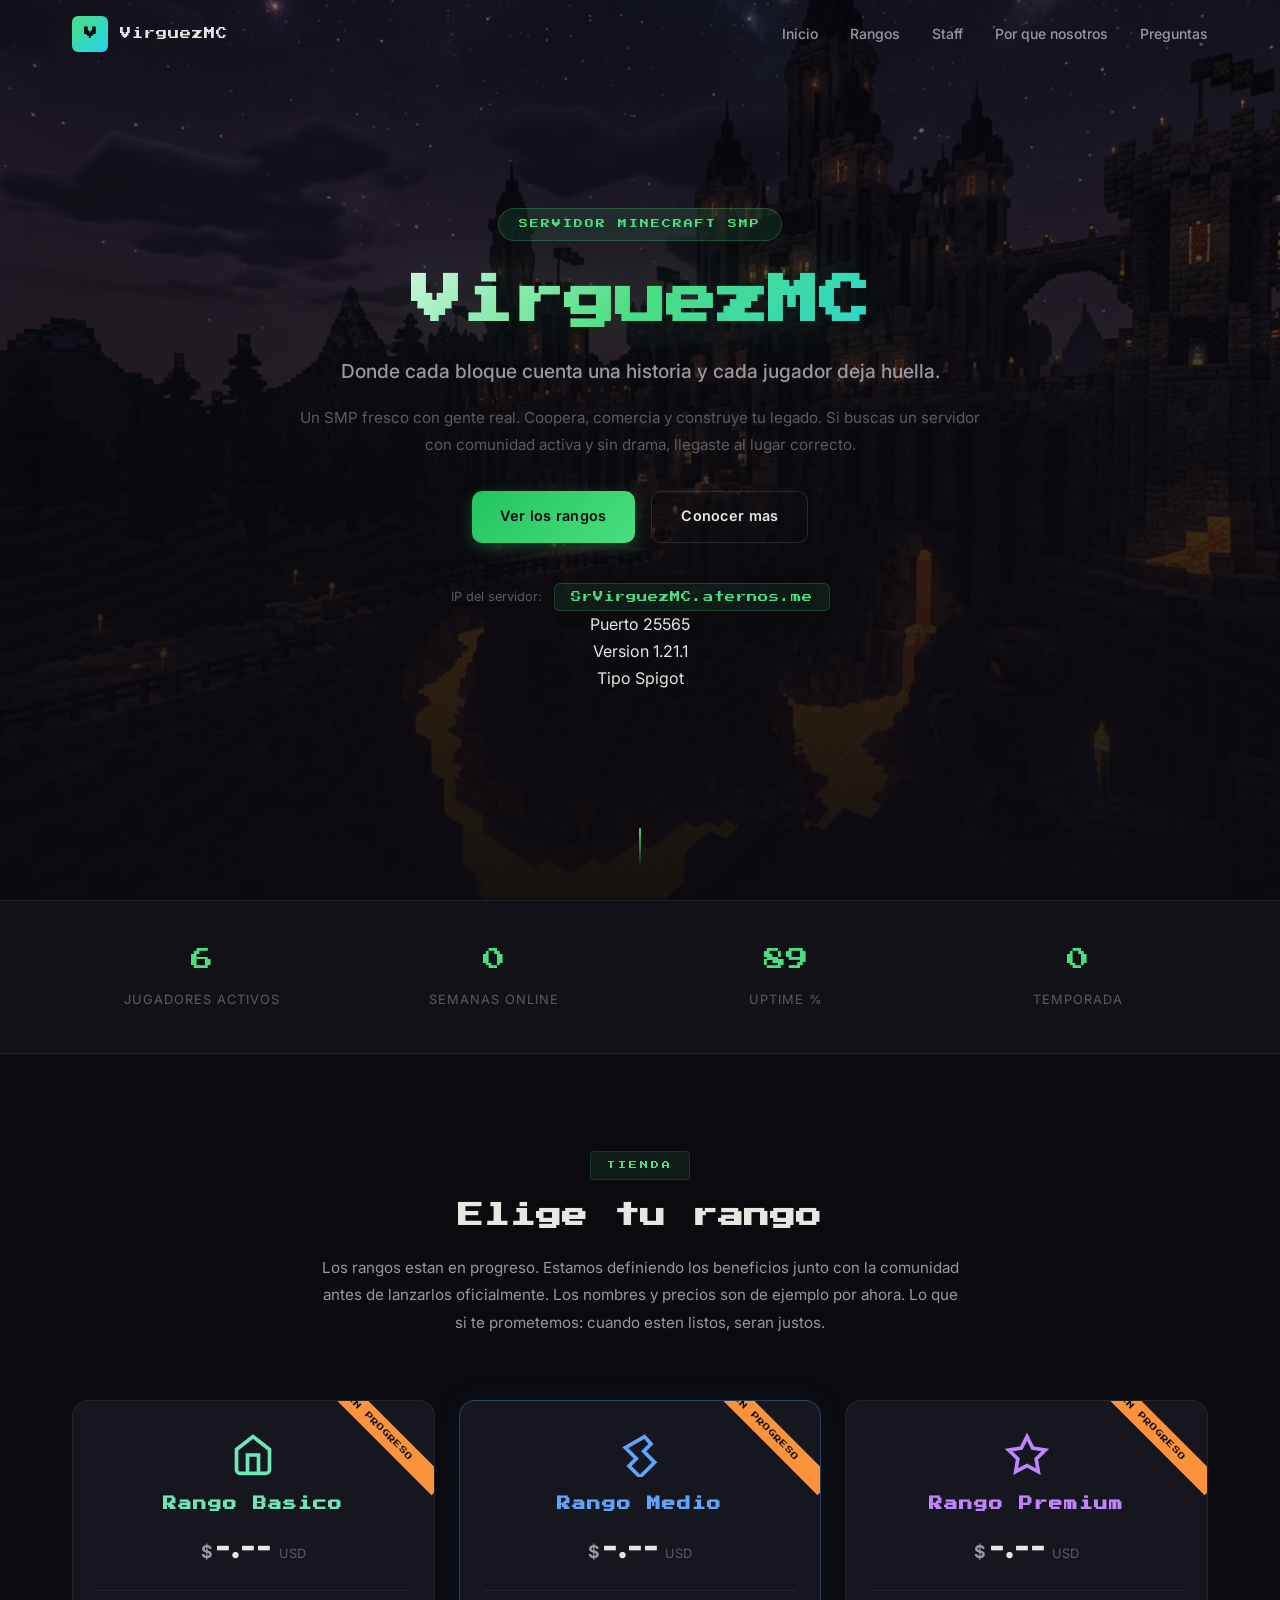
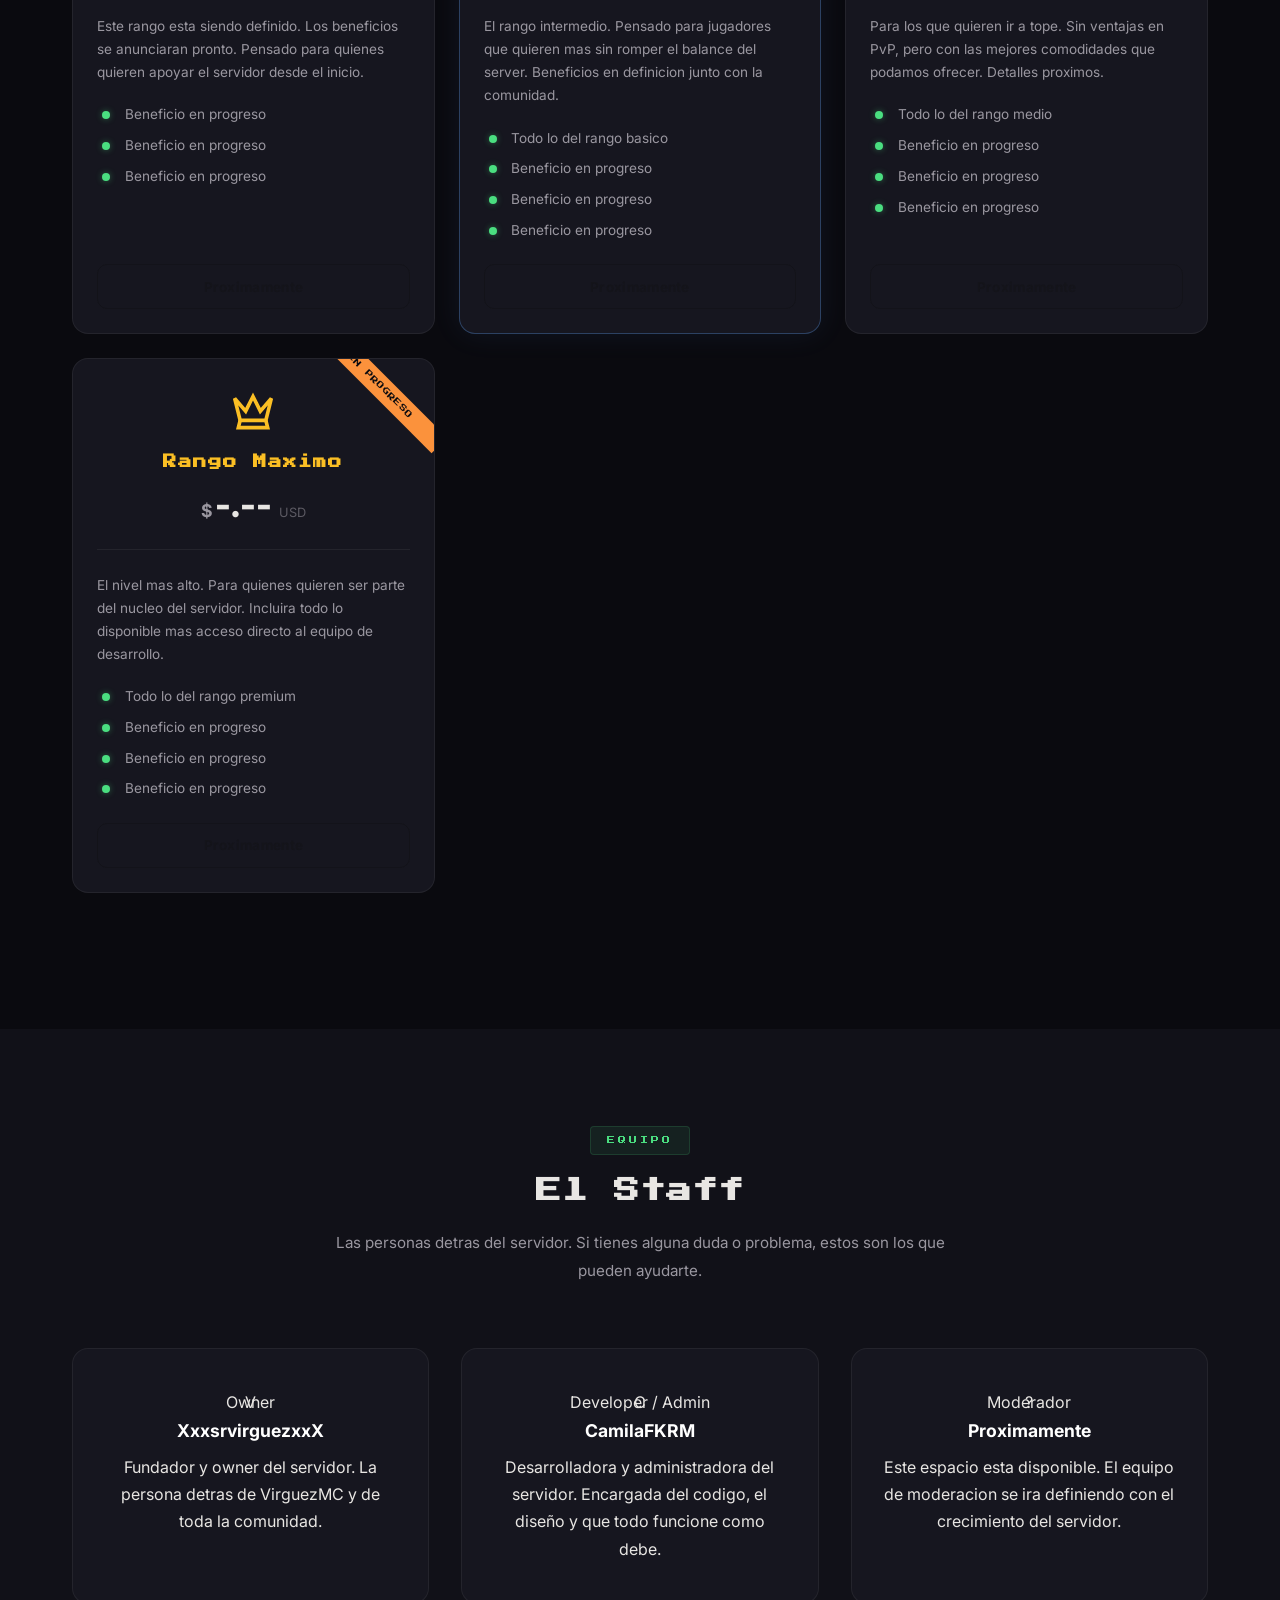
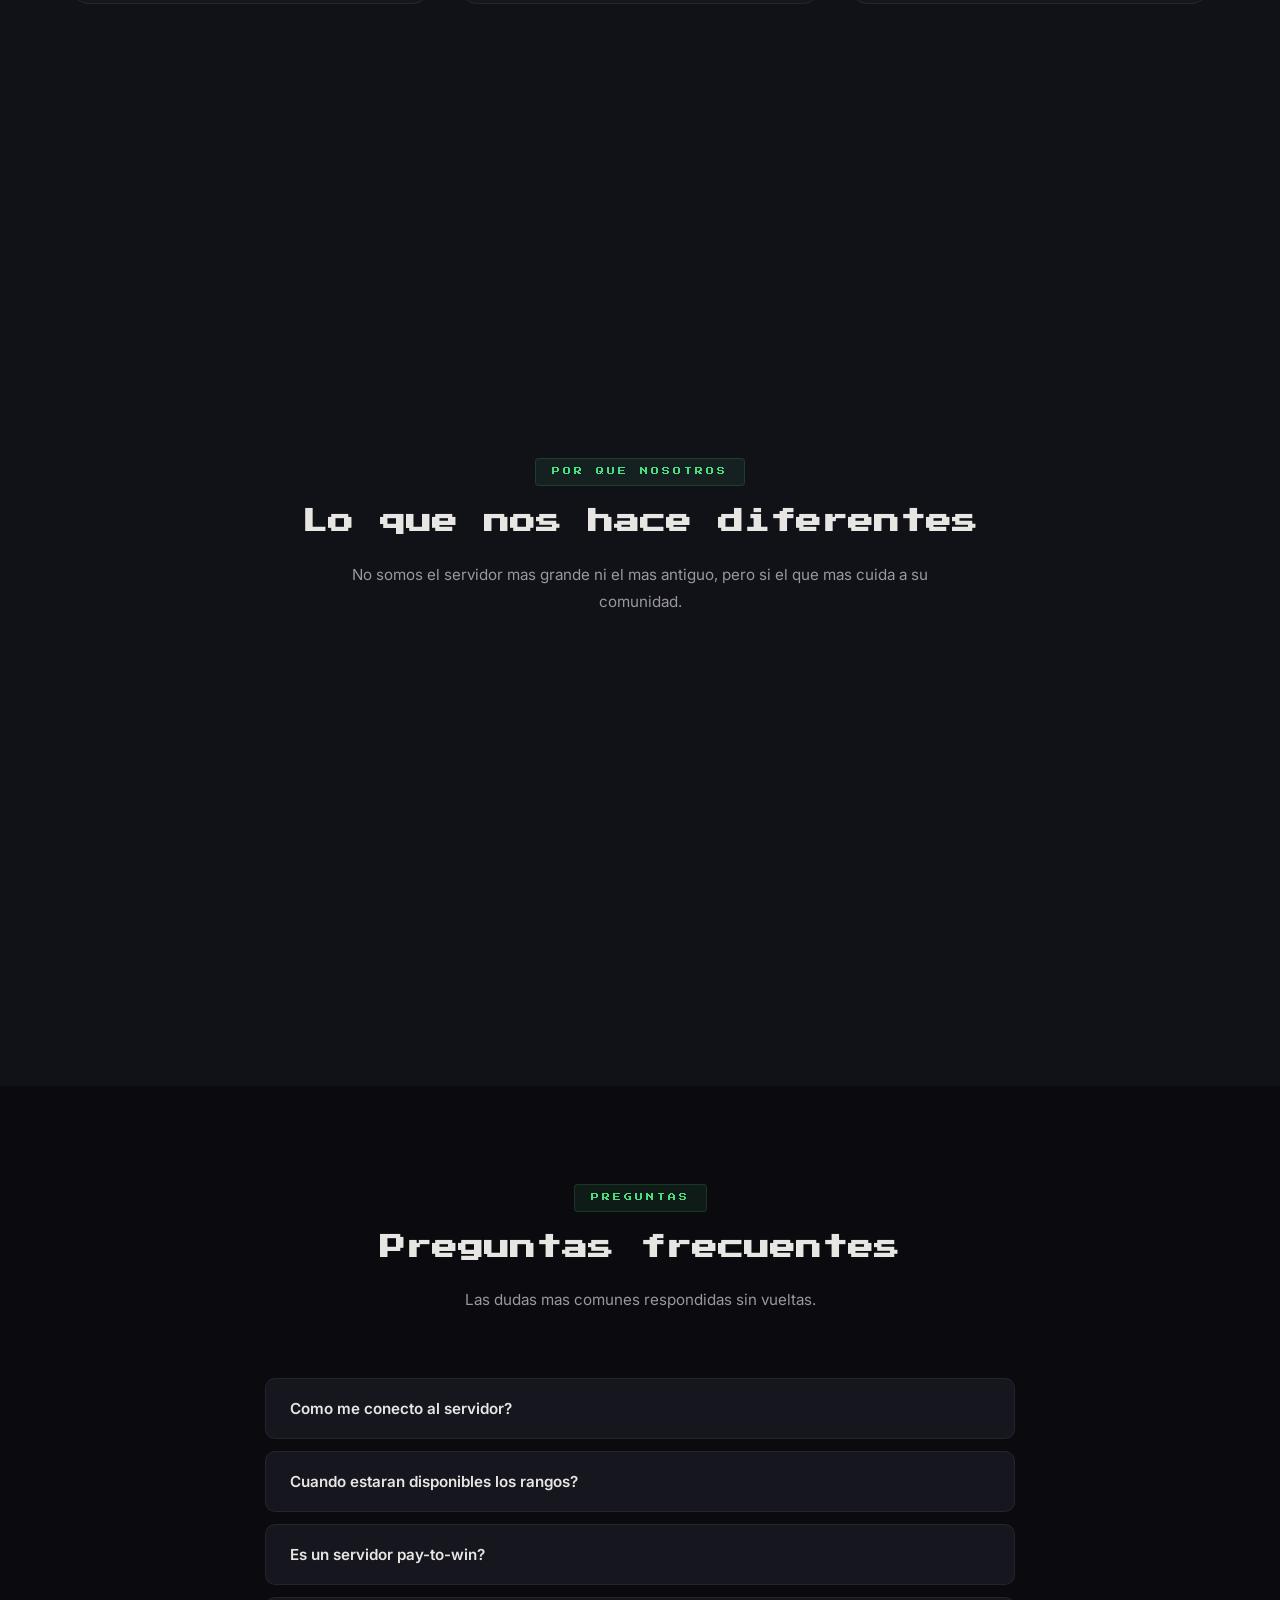
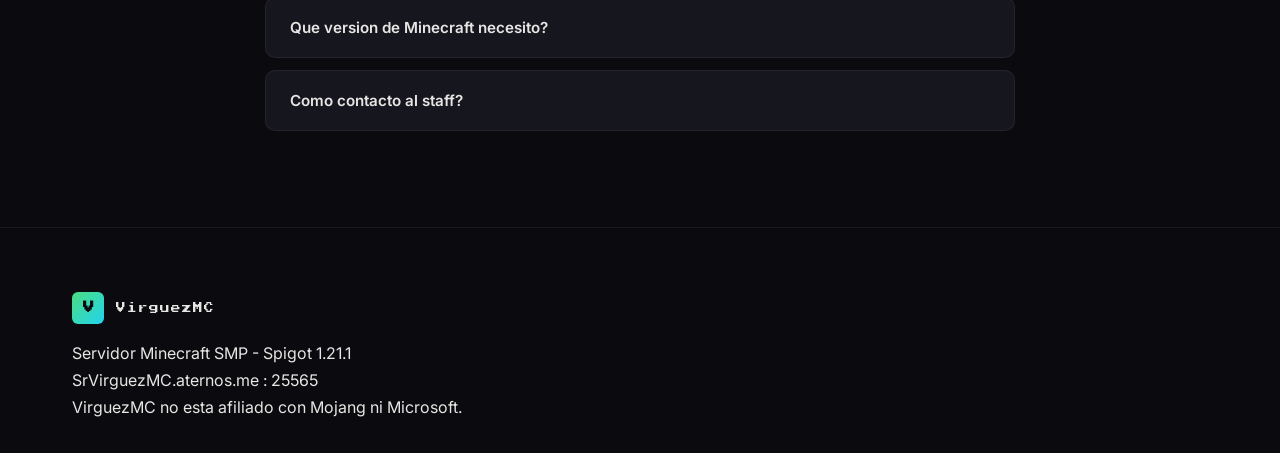
<file: index(2).html>
<!DOCTYPE html>
<html lang="es">
<head>
  <meta charset="UTF-8">
  <meta name="viewport" content="width=device-width, initial-scale=1.0">
  <title>VirguezMC - Tienda de Rangos | Servidor Minecraft SMP</title>
  <meta name="description" content="Consigue tu rango en VirguezMC, el servidor Minecraft SMP donde cada historia importa. Rangos exclusivos con beneficios reales.">
  <link rel="preconnect" href="https://fonts.googleapis.com">
  <link rel="preconnect" href="https://fonts.gstatic.com" crossorigin>
  <link href="https://fonts.googleapis.com/css2?family=Press+Start+2P&family=Inter:wght@400;500;600;700;800&display=swap" rel="stylesheet">
  <link rel="stylesheet" href="styles.css">
</head>
<body>
  <!-- Particles background -->
  <canvas id="particles-canvas"></canvas>

  <!-- Navigation -->
  <nav class="navbar" id="navbar">
    <div class="nav-container">
      <a href="#" class="nav-logo">
        <span class="logo-icon">V</span>
        <span class="logo-text">VirguezMC</span>
      </a>
      <ul class="nav-links" id="nav-links">
        <li><a href="#inicio">Inicio</a></li>
        <li><a href="#rangos">Rangos</a></li>
        <li><a href="#staff">Staff</a></li>
        <li><a href="#caracteristicas">Por que nosotros</a></li>
        <li><a href="#faq">Preguntas</a></li>
      </ul>
      <button class="nav-toggle" id="nav-toggle" aria-label="Abrir menu">
        <span></span><span></span><span></span>
      </button>
    </div>
  </nav>

  <!-- Hero Section -->
  <header class="hero" id="inicio">
    <div class="hero-overlay"></div>
    <div class="hero-content">
      <div class="hero-badge">Servidor Minecraft SMP</div>
      <h1 class="hero-title">VirguezMC</h1>
      <p class="hero-subtitle">Donde cada bloque cuenta una historia y cada jugador deja huella.</p>
      <p class="hero-description">
        Un SMP fresco con gente real. Coopera, comercia y construye tu legado.
        Si buscas un servidor con comunidad activa y sin drama, llegaste al lugar correcto.
      </p>
      <div class="hero-actions">
        <a href="#rangos" class="btn btn-primary">Ver los rangos</a>
        <a href="#caracteristicas" class="btn btn-outline">Conocer mas</a>
      </div>
      <div class="hero-ip">
        <span class="ip-label">IP del servidor:</span>
        <button class="ip-value" id="copy-ip" data-ip="SrVirguezMC.aternos.me">
          SrVirguezMC.aternos.me
          <span class="ip-copied" id="ip-copied">Copiada</span>
        </button>
      </div>
      <div class="hero-server-info">
        <div class="server-info-item">
          <span class="server-info-label">Puerto</span>
          <span class="server-info-value">25565</span>
        </div>
        <div class="server-info-divider"></div>
        <div class="server-info-item">
          <span class="server-info-label">Version</span>
          <span class="server-info-value">1.21.1</span>
        </div>
        <div class="server-info-divider"></div>
        <div class="server-info-item">
          <span class="server-info-label">Tipo</span>
          <span class="server-info-value">Spigot</span>
        </div>
      </div>
    </div>
    <div class="hero-scroll-indicator">
      <div class="scroll-line"></div>
    </div>
  </header>

  <!-- Stats bar -->
  <section class="stats-bar">
    <div class="stats-container">
      <div class="stat-item">
        <span class="stat-number" data-target="7">0</span>
        <span class="stat-label">Jugadores activos</span>
      </div>
      <div class="stat-item">
        <span class="stat-number" data-target="1">0</span>
        <span class="stat-label">Semanas online</span>
      </div>
      <div class="stat-item">
        <span class="stat-number" data-target="99">0</span>
        <span class="stat-label">Uptime %</span>
      </div>
      <div class="stat-item">
        <span class="stat-number" data-target="1">0</span>
        <span class="stat-label">Temporada</span>
      </div>
    </div>
  </section>

  <!-- Ranks Section -->
  <section class="ranks-section" id="rangos">
    <div class="section-container">
      <div class="section-header">
        <span class="section-tag">Tienda</span>
        <h2 class="section-title">Elige tu rango</h2>
        <p class="section-description">
          Los rangos estan en progreso. Estamos definiendo los beneficios junto con la comunidad
          antes de lanzarlos oficialmente. Los nombres y precios son de ejemplo por ahora.
          Lo que si te prometemos: cuando esten listos, seran justos.
        </p>
      </div>
      <div class="ranks-grid">

        <!-- Rank 1: Ejemplo -->
        <div class="rank-card" data-rank="rango1">
          <div class="rank-ribbon rank-ribbon--wip">En progreso</div>
          <div class="rank-header rank-header--aldeano">
            <div class="rank-icon">
              <svg viewBox="0 0 24 24" fill="none" stroke="currentColor" stroke-width="2">
                <path d="M3 9l9-7 9 7v11a2 2 0 01-2 2H5a2 2 0 01-2-2z"/>
                <polyline points="9 22 9 12 15 12 15 22"/>
              </svg>
            </div>
            <h3 class="rank-name">Rango Basico</h3>
            <div class="rank-price">
              <span class="price-currency">$</span>
              <span class="price-amount">-.--</span>
              <span class="price-period">USD</span>
            </div>
          </div>
          <div class="rank-body">
            <p class="rank-description">
              Este rango esta siendo definido. Los beneficios se anunciaran pronto.
              Pensado para quienes quieren apoyar el servidor desde el inicio.
            </p>
            <ul class="rank-features">
              <li><span class="feature-check"></span>Beneficio en progreso</li>
              <li><span class="feature-check"></span>Beneficio en progreso</li>
              <li><span class="feature-check"></span>Beneficio en progreso</li>
            </ul>
          </div>
          <div class="rank-footer">
            <button class="btn btn-rank btn-rank--wip" disabled>Proximamente</button>
          </div>
        </div>

        <!-- Rank 2: Ejemplo destacado -->
        <div class="rank-card rank-card--featured" data-rank="rango2">
          <div class="rank-ribbon rank-ribbon--wip">En progreso</div>
          <div class="rank-header rank-header--guerrero">
            <div class="rank-icon">
              <svg viewBox="0 0 24 24" fill="none" stroke="currentColor" stroke-width="2">
                <path d="M14.5 2L18 6l-4 4 6 6-8 8-6-6 4-4-6-6z"/>
              </svg>
            </div>
            <h3 class="rank-name">Rango Medio</h3>
            <div class="rank-price">
              <span class="price-currency">$</span>
              <span class="price-amount">-.--</span>
              <span class="price-period">USD</span>
            </div>
          </div>
          <div class="rank-body">
            <p class="rank-description">
              El rango intermedio. Pensado para jugadores que quieren mas sin romper el balance del server.
              Beneficios en definicion junto con la comunidad.
            </p>
            <ul class="rank-features">
              <li><span class="feature-check"></span>Todo lo del rango basico</li>
              <li><span class="feature-check"></span>Beneficio en progreso</li>
              <li><span class="feature-check"></span>Beneficio en progreso</li>
              <li><span class="feature-check"></span>Beneficio en progreso</li>
            </ul>
          </div>
          <div class="rank-footer">
            <button class="btn btn-rank btn-rank--wip" disabled>Proximamente</button>
          </div>
        </div>

        <!-- Rank 3: Ejemplo premium -->
        <div class="rank-card" data-rank="rango3">
          <div class="rank-ribbon rank-ribbon--wip">En progreso</div>
          <div class="rank-header rank-header--leyenda">
            <div class="rank-icon">
              <svg viewBox="0 0 24 24" fill="none" stroke="currentColor" stroke-width="2">
                <polygon points="12 2 15.09 8.26 22 9.27 17 14.14 18.18 21.02 12 17.77 5.82 21.02 7 14.14 2 9.27 8.91 8.26 12 2"/>
              </svg>
            </div>
            <h3 class="rank-name">Rango Premium</h3>
            <div class="rank-price">
              <span class="price-currency">$</span>
              <span class="price-amount">-.--</span>
              <span class="price-period">USD</span>
            </div>
          </div>
          <div class="rank-body">
            <p class="rank-description">
              Para los que quieren ir a tope. Sin ventajas en PvP, pero con las mejores comodidades
              que podamos ofrecer. Detalles proximos.
            </p>
            <ul class="rank-features">
              <li><span class="feature-check"></span>Todo lo del rango medio</li>
              <li><span class="feature-check"></span>Beneficio en progreso</li>
              <li><span class="feature-check"></span>Beneficio en progreso</li>
              <li><span class="feature-check"></span>Beneficio en progreso</li>
            </ul>
          </div>
          <div class="rank-footer">
            <button class="btn btn-rank btn-rank--wip" disabled>Proximamente</button>
          </div>
        </div>

        <!-- Rank 4: Ejemplo maximo -->
        <div class="rank-card" data-rank="rango4">
          <div class="rank-ribbon rank-ribbon--wip">En progreso</div>
          <div class="rank-header rank-header--titan">
            <div class="rank-icon">
              <svg viewBox="0 0 24 24" fill="none" stroke="currentColor" stroke-width="2">
                <path d="M2 4l3 12h14l3-12-6 7-4-8-4 8z"/>
                <path d="M5 16l-1 4h16l-1-4"/>
              </svg>
            </div>
            <h3 class="rank-name">Rango Maximo</h3>
            <div class="rank-price">
              <span class="price-currency">$</span>
              <span class="price-amount">-.--</span>
              <span class="price-period">USD</span>
            </div>
          </div>
          <div class="rank-body">
            <p class="rank-description">
              El nivel mas alto. Para quienes quieren ser parte del nucleo del servidor.
              Incluira todo lo disponible mas acceso directo al equipo de desarrollo.
            </p>
            <ul class="rank-features">
              <li><span class="feature-check"></span>Todo lo del rango premium</li>
              <li><span class="feature-check"></span>Beneficio en progreso</li>
              <li><span class="feature-check"></span>Beneficio en progreso</li>
              <li><span class="feature-check"></span>Beneficio en progreso</li>
            </ul>
          </div>
          <div class="rank-footer">
            <button class="btn btn-rank btn-rank--wip" disabled>Proximamente</button>
          </div>
        </div>

      </div>
    </div>
  </section>

  <!-- Staff Section -->
  <section class="staff-section" id="staff">
    <div class="section-container">
      <div class="section-header">
        <span class="section-tag">Equipo</span>
        <h2 class="section-title">El Staff</h2>
        <p class="section-description">
          Las personas detras del servidor. Si tienes alguna duda o problema, estos son los que pueden ayudarte.
        </p>
      </div>
      <div class="staff-grid">

        <!-- Owner -->
        <div class="staff-card staff-card--owner">
          <div class="staff-role-badge">Owner</div>
          <div class="staff-avatar">
            <div class="staff-avatar-inner">V</div>
          </div>
          <h3 class="staff-name">XxxsrvirguezxxX</h3>
          <p class="staff-description">
            Fundador y owner del servidor. La persona detras de VirguezMC y de toda la comunidad.
          </p>
        </div>

        <!-- Developer / Admin -->
        <div class="staff-card staff-card--admin">
          <div class="staff-role-badge">Developer / Admin</div>
          <div class="staff-avatar">
            <div class="staff-avatar-inner">C</div>
          </div>
          <h3 class="staff-name">CamilaFKRM</h3>
          <p class="staff-description">
            Desarrolladora y administradora del servidor. Encargada del codigo, el diseño y que todo funcione como debe.
          </p>
        </div>

        <!-- Moderador ejemplo -->
        <div class="staff-card staff-card--mod">
          <div class="staff-role-badge">Moderador</div>
          <div class="staff-avatar">
            <div class="staff-avatar-inner">?</div>
          </div>
          <h3 class="staff-name">Proximamente</h3>
          <p class="staff-description">
            Este espacio esta disponible. El equipo de moderacion se ira definiendo con el crecimiento del servidor.
          </p>
        </div>

        <!-- Admin ejemplo -->
        <div class="staff-card staff-card--admin">
          <div class="staff-role-badge">Administrador</div>
          <div class="staff-avatar">
            <div class="staff-avatar-inner">?</div>
          </div>
          <h3 class="staff-name">Proximamente</h3>
          <p class="staff-description">
            Espacio reservado para el equipo de administracion. Proximamente se anunciaran los miembros.
          </p>
        </div>

      </div>
    </div>
  </section>

  <!-- Features Section -->
  <section class="features-section" id="caracteristicas">
    <div class="section-container">
      <div class="section-header">
        <span class="section-tag">Por que nosotros</span>
        <h2 class="section-title">Lo que nos hace diferentes</h2>
        <p class="section-description">
          No somos el servidor mas grande ni el mas antiguo, pero si el que mas cuida a su comunidad.
        </p>
      </div>
      <div class="features-grid">
        <div class="feature-card">
          <div class="feature-icon">
            <svg viewBox="0 0 24 24" fill="none" stroke="currentColor" stroke-width="2">
              <path d="M17 21v-2a4 4 0 00-4-4H5a4 4 0 00-4 4v2"/>
              <circle cx="9" cy="7" r="4"/>
              <path d="M23 21v-2a4 4 0 00-3-3.87"/>
              <path d="M16 3.13a4 4 0 010 7.75"/>
            </svg>
          </div>
          <h3 class="feature-title">Comunidad real</h3>
          <p class="feature-description">
            Sin bots ni jugadores falsos. La gente que se conecta de verdad quiere jugar, no solo aparecer en el contador.
          </p>
        </div>
        <div class="feature-card">
          <div class="feature-icon">
            <svg viewBox="0 0 24 24" fill="none" stroke="currentColor" stroke-width="2">
              <rect x="2" y="3" width="20" height="14" rx="2" ry="2"/>
              <line x1="8" y1="21" x2="16" y2="21"/>
              <line x1="12" y1="17" x2="12" y2="21"/>
            </svg>
          </div>
          <h3 class="feature-title">Servidor estable</h3>
          <p class="feature-description">
            99% de uptime. El servidor esta online cuando lo necesitas, no cuando le da la gana.
          </p>
        </div>
        <div class="feature-card">
          <div class="feature-icon">
            <svg viewBox="0 0 24 24" fill="none" stroke="currentColor" stroke-width="2">
              <circle cx="12" cy="12" r="10"/>
              <polyline points="12 6 12 12 16 14"/>
            </svg>
          </div>
          <h3 class="feature-title">Sin pay-to-win</h3>
          <p class="feature-description">
            Los rangos son comodidades, no ventajas. El que mas juega, gana. No el que mas paga.
          </p>
        </div>
        <div class="feature-card">
          <div class="feature-icon">
            <svg viewBox="0 0 24 24" fill="none" stroke="currentColor" stroke-width="2">
              <path d="M12 22s8-4 8-10V5l-8-3-8 3v7c0 6 8 10 8 10z"/>
            </svg>
          </div>
          <h3 class="feature-title">Staff activo</h3>
          <p class="feature-description">
            El equipo esta presente. Si hay un problema, se atiende. No dejamos reportes sin respuesta.
          </p>
        </div>
      </div>
    </div>
  </section>

  <!-- FAQ Section -->
  <section class="faq-section" id="faq">
    <div class="section-container">
      <div class="section-header">
        <span class="section-tag">Preguntas</span>
        <h2 class="section-title">Preguntas frecuentes</h2>
        <p class="section-description">
          Las dudas mas comunes respondidas sin vueltas.
        </p>
      </div>
      <div class="faq-list">
        <div class="faq-item">
          <button class="faq-question" aria-expanded="false">
            Como me conecto al servidor?
            <span class="faq-icon"></span>
          </button>
          <div class="faq-answer">
            <p>Abre Minecraft Java Edition, ve a Multijugador, agrega un servidor con la IP <strong>SrVirguezMC.aternos.me</strong> y el puerto <strong>25565</strong>. Necesitas la version <strong>1.21.1</strong>.</p>
          </div>
        </div>
        <div class="faq-item">
          <button class="faq-question" aria-expanded="false">
            Cuando estaran disponibles los rangos?
            <span class="faq-icon"></span>
          </button>
          <div class="faq-answer">
            <p>Estamos definiendo los beneficios junto con la comunidad antes de lanzarlos. Queremos que sean justos y bien pensados, no apresurarnos. Lo anunciaremos en el Discord cuando esten listos.</p>
          </div>
        </div>
        <div class="faq-item">
          <button class="faq-question" aria-expanded="false">
            Es un servidor pay-to-win?
            <span class="faq-icon"></span>
          </button>
          <div class="faq-answer">
            <p>No. Los rangos ofrecen comodidades como homes adicionales, kits o cosmeticos, pero nunca ventajas en PvP ni items que rompan el balance del juego.</p>
          </div>
        </div>
        <div class="faq-item">
          <button class="faq-question" aria-expanded="false">
            Que version de Minecraft necesito?
            <span class="faq-icon"></span>
          </button>
          <div class="faq-answer">
            <p>El servidor corre en <strong>Spigot 1.21.1</strong>. Necesitas exactamente esa version para conectarte sin problemas.</p>
          </div>
        </div>
        <div class="faq-item">
          <button class="faq-question" aria-expanded="false">
            Como contacto al staff?
            <span class="faq-icon"></span>
          </button>
          <div class="faq-answer">
            <p>Puedes contactar al staff directamente en el servidor usando el chat, o por Discord. Respondemos lo antes posible.</p>
          </div>
        </div>
      </div>
    </div>
  </section>

  <!-- Footer -->
  <footer class="footer">
    <div class="footer-container">
      <div class="footer-logo">
        <span class="logo-icon">V</span>
        <span class="logo-text">VirguezMC</span>
      </div>
      <p class="footer-desc">Servidor Minecraft SMP - Spigot 1.21.1</p>
      <p class="footer-ip">SrVirguezMC.aternos.me : 25565</p>
      <p class="footer-copy">VirguezMC no esta afiliado con Mojang ni Microsoft.</p>
    </div>
  </footer>

  <script src="script.js"></script>
</body>
</html>
</file>
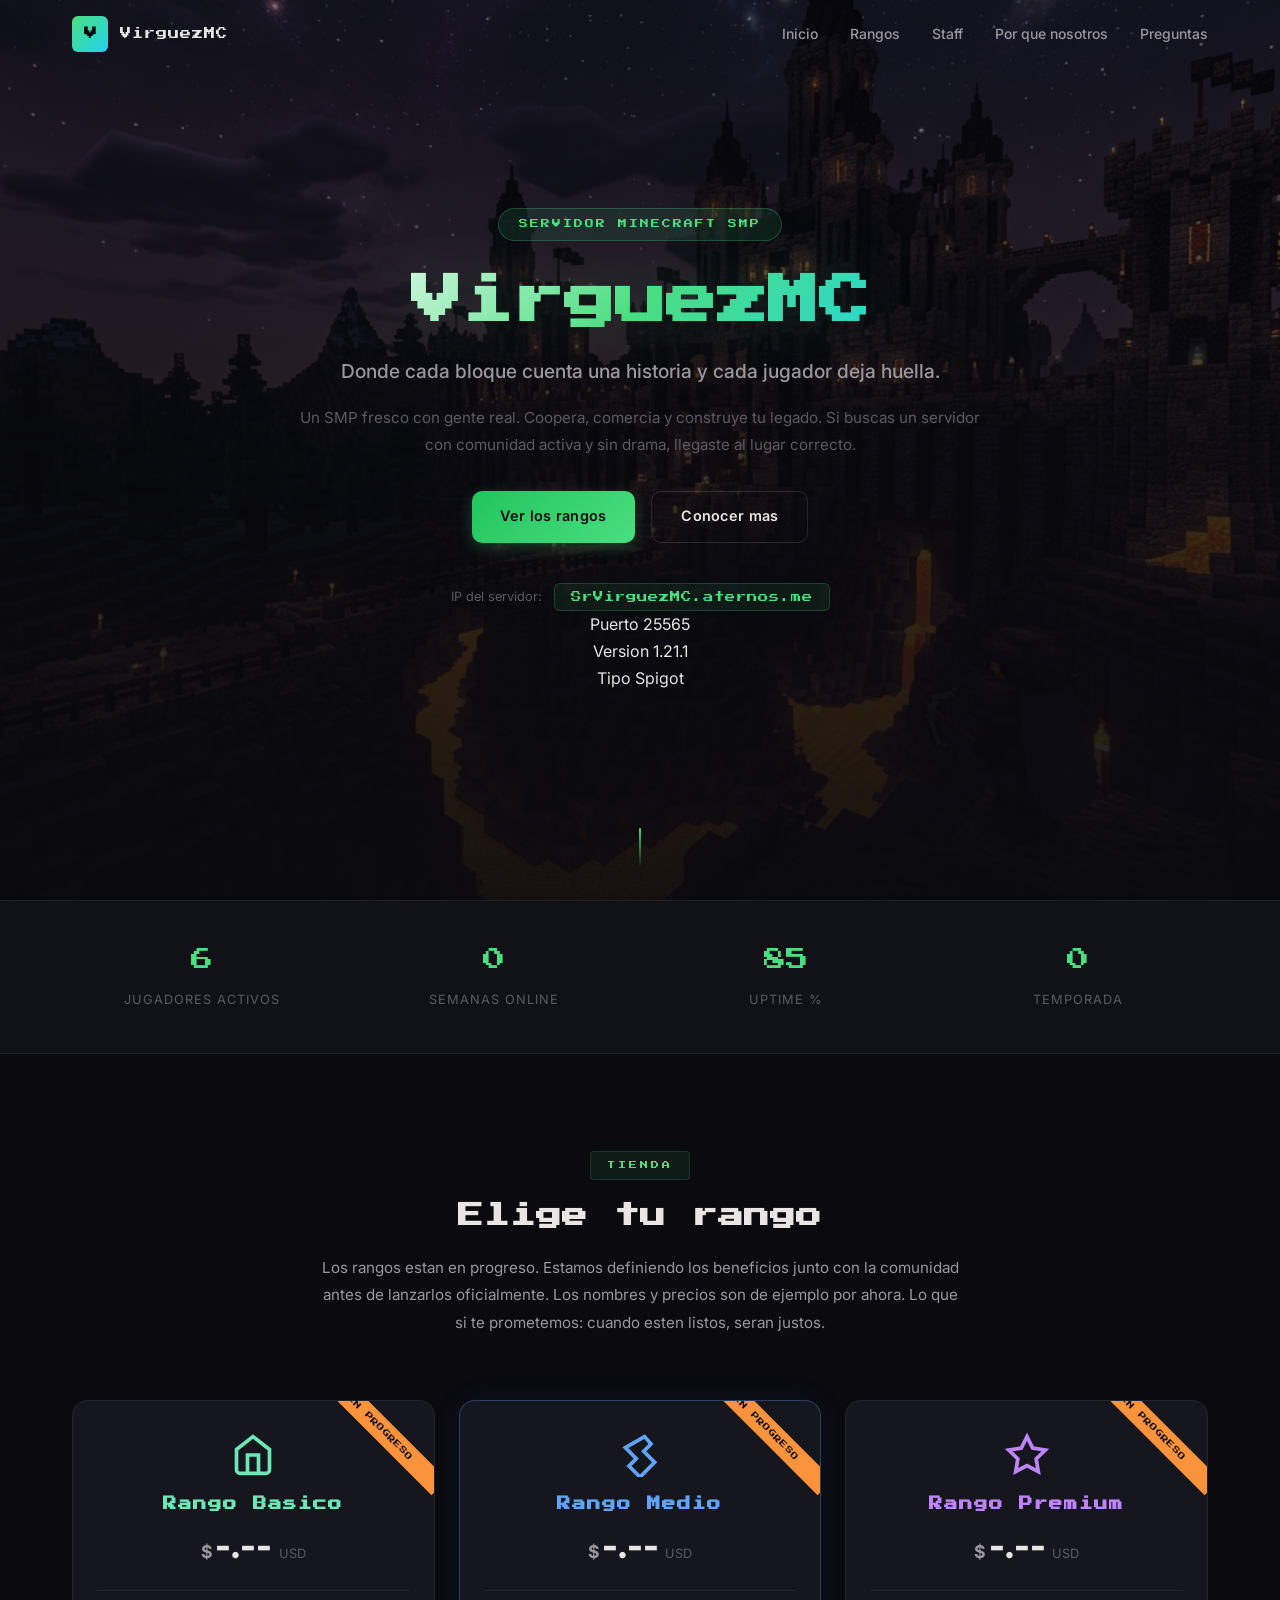
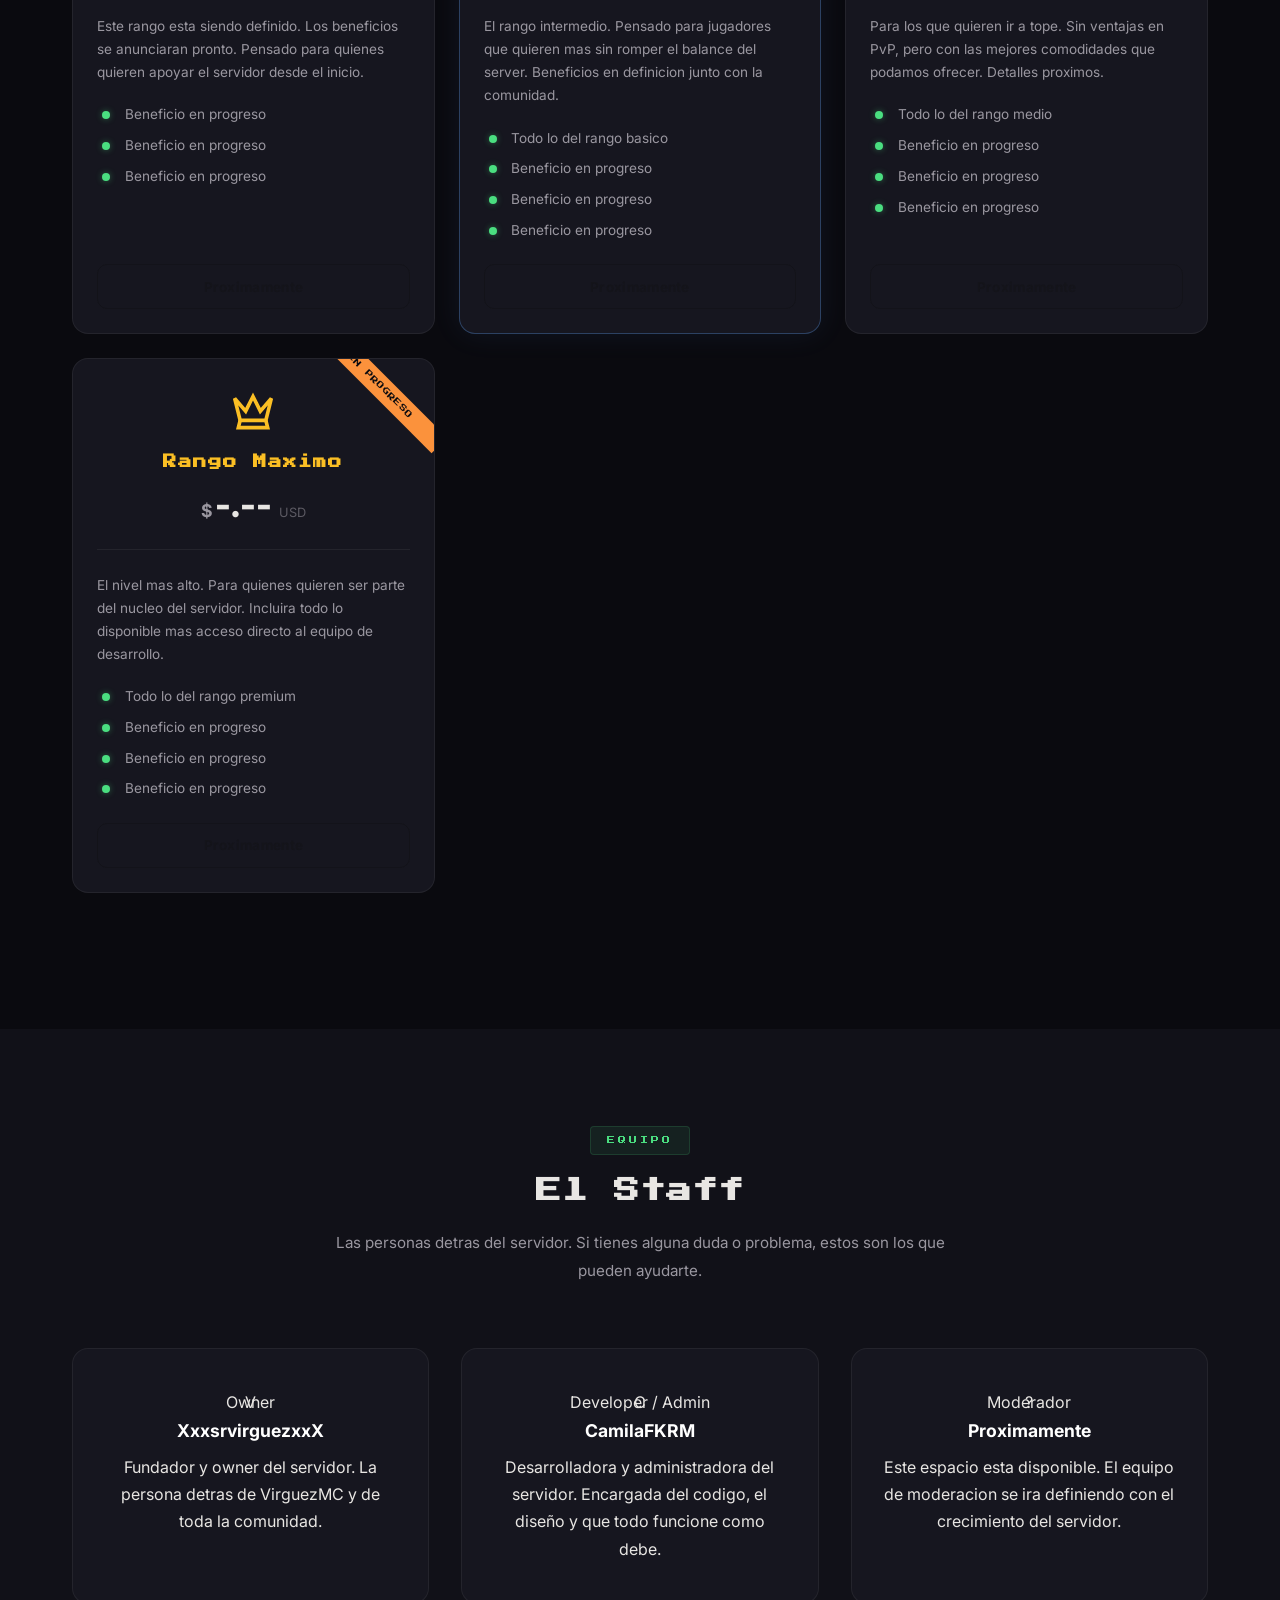
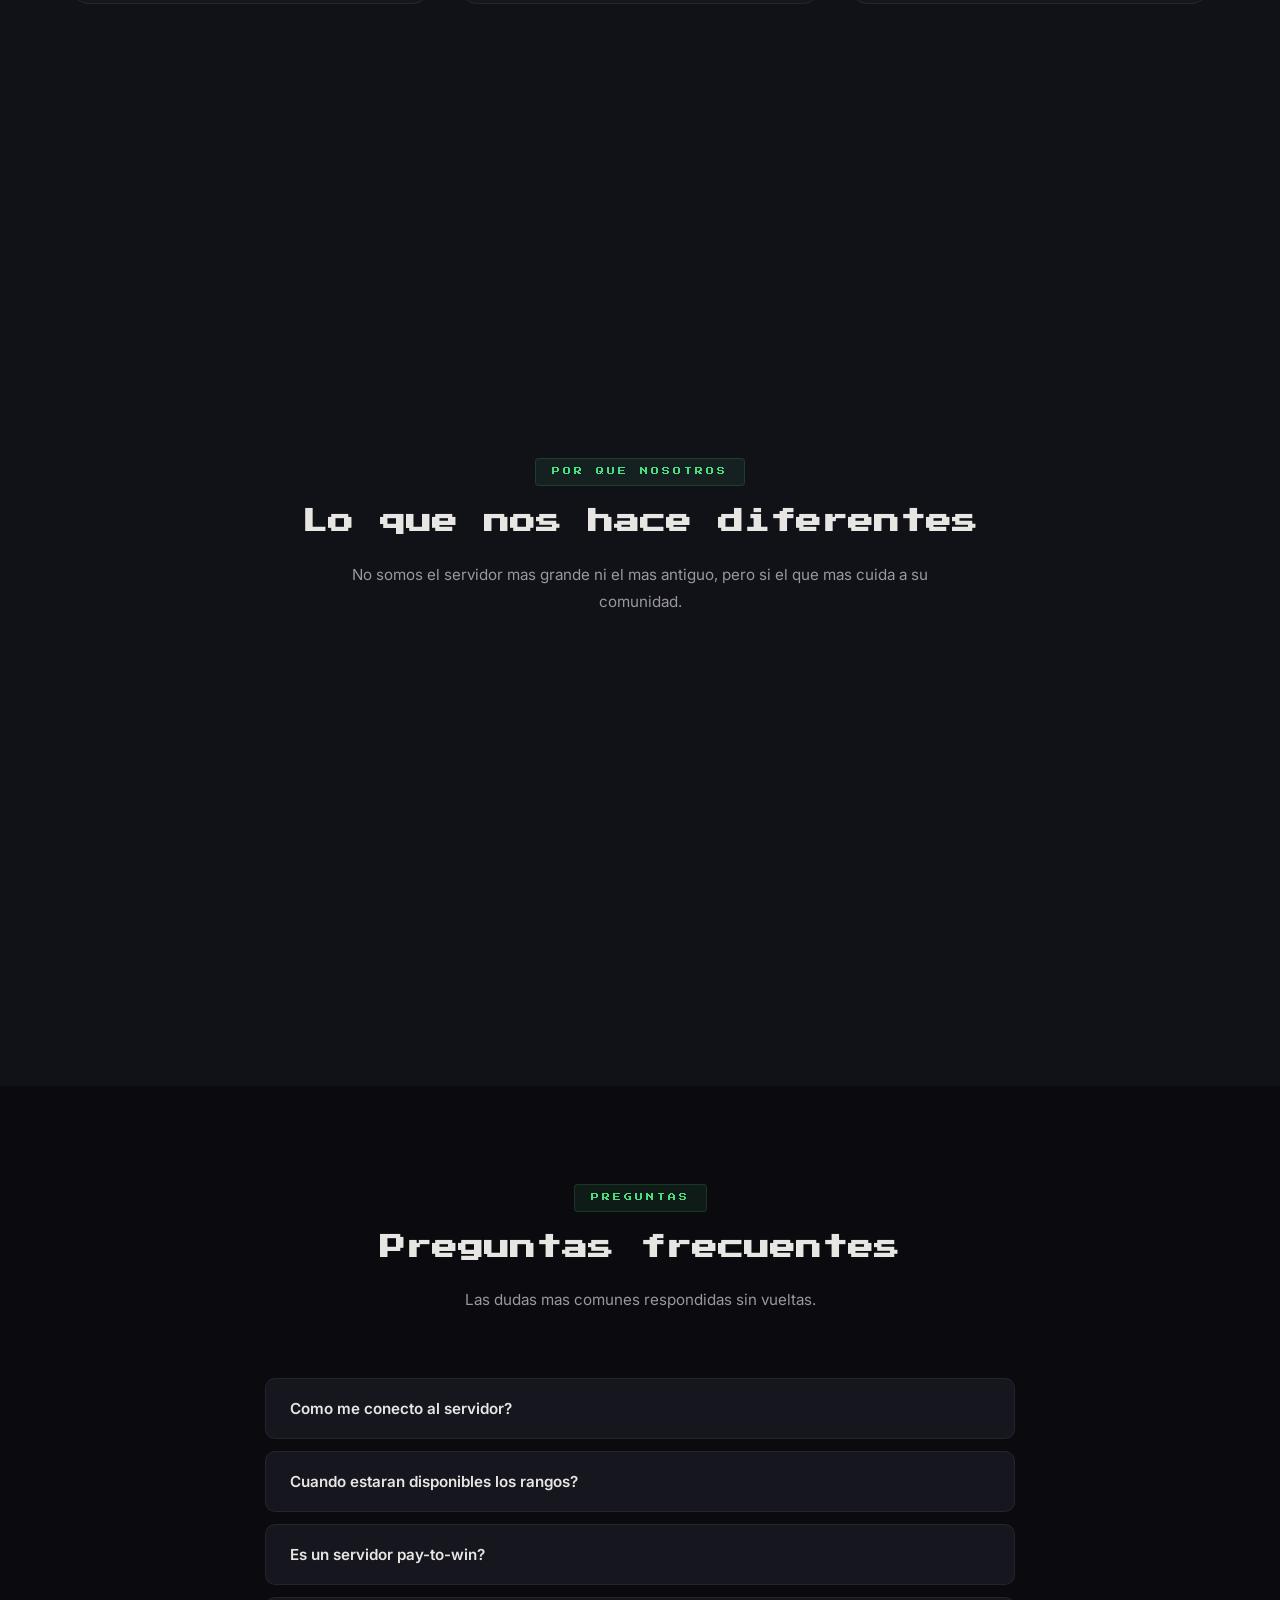
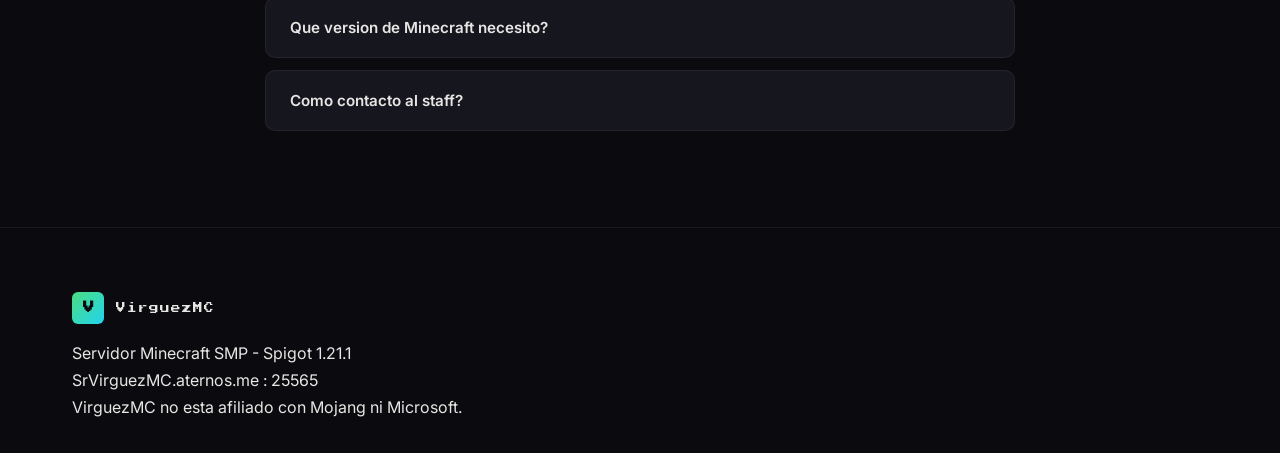
<file: index(3).html>
<!DOCTYPE html>
<html lang="es">
<head>
  <meta charset="UTF-8">
  <meta name="viewport" content="width=device-width, initial-scale=1.0">
  <title>VirguezMC - Tienda de Rangos | Servidor Minecraft SMP</title>
  <meta name="description" content="Consigue tu rango en VirguezMC, el servidor Minecraft SMP donde cada historia importa. Rangos exclusivos con beneficios reales.">
  <link rel="preconnect" href="https://fonts.googleapis.com">
  <link rel="preconnect" href="https://fonts.gstatic.com" crossorigin>
  <link href="https://fonts.googleapis.com/css2?family=Press+Start+2P&family=Inter:wght@400;500;600;700;800&display=swap" rel="stylesheet">
  <link rel="stylesheet" href="styles.css">
</head>
<body>


  <!-- Navigation -->
  <nav class="navbar" id="navbar">
    <div class="nav-container">
      <a href="#" class="nav-logo">
        <span class="logo-icon">V</span>
        <span class="logo-text">VirguezMC</span>
      </a>
      <ul class="nav-links" id="nav-links">
        <li><a href="#inicio">Inicio</a></li>
        <li><a href="#rangos">Rangos</a></li>
        <li><a href="#staff">Staff</a></li>
        <li><a href="#caracteristicas">Por que nosotros</a></li>
        <li><a href="#faq">Preguntas</a></li>
      </ul>
      <button class="nav-toggle" id="nav-toggle" aria-label="Abrir menu">
        <span></span><span></span><span></span>
      </button>
    </div>
  </nav>

  <!-- Hero Section -->
  <header class="hero" id="inicio">
    <div class="hero-overlay"></div>
    <div class="hero-content">
      <div class="hero-badge">Servidor Minecraft SMP</div>
      <h1 class="hero-title">VirguezMC</h1>
      <p class="hero-subtitle">Donde cada bloque cuenta una historia y cada jugador deja huella.</p>
      <p class="hero-description">
        Un SMP fresco con gente real. Coopera, comercia y construye tu legado.
        Si buscas un servidor con comunidad activa y sin drama, llegaste al lugar correcto.
      </p>
      <div class="hero-actions">
        <a href="#rangos" class="btn btn-primary">Ver los rangos</a>
        <a href="#caracteristicas" class="btn btn-outline">Conocer mas</a>
      </div>
      <div class="hero-ip">
        <span class="ip-label">IP del servidor:</span>
        <button class="ip-value" id="copy-ip" data-ip="SrVirguezMC.aternos.me">
          SrVirguezMC.aternos.me
          <span class="ip-copied" id="ip-copied">Copiada</span>
        </button>
      </div>
      <div class="hero-server-info">
        <div class="server-info-item">
          <span class="server-info-label">Puerto</span>
          <span class="server-info-value">25565</span>
        </div>
        <div class="server-info-divider"></div>
        <div class="server-info-item">
          <span class="server-info-label">Version</span>
          <span class="server-info-value">1.21.1</span>
        </div>
        <div class="server-info-divider"></div>
        <div class="server-info-item">
          <span class="server-info-label">Tipo</span>
          <span class="server-info-value">Spigot</span>
        </div>
      </div>
    </div>
    <div class="hero-scroll-indicator">
      <div class="scroll-line"></div>
    </div>
  </header>

  <!-- Stats bar -->
  <section class="stats-bar">
    <div class="stats-container">
      <div class="stat-item">
        <span class="stat-number" data-target="7">0</span>
        <span class="stat-label">Jugadores activos</span>
      </div>
      <div class="stat-item">
        <span class="stat-number" data-target="1">0</span>
        <span class="stat-label">Semanas online</span>
      </div>
      <div class="stat-item">
        <span class="stat-number" data-target="99">0</span>
        <span class="stat-label">Uptime %</span>
      </div>
      <div class="stat-item">
        <span class="stat-number" data-target="1">0</span>
        <span class="stat-label">Temporada</span>
      </div>
    </div>
  </section>

  <!-- Ranks Section -->
  <section class="ranks-section" id="rangos">
    <div class="section-container">
      <div class="section-header">
        <span class="section-tag">Tienda</span>
        <h2 class="section-title">Elige tu rango</h2>
        <p class="section-description">
          Los rangos estan en progreso. Estamos definiendo los beneficios junto con la comunidad
          antes de lanzarlos oficialmente. Los nombres y precios son de ejemplo por ahora.
          Lo que si te prometemos: cuando esten listos, seran justos.
        </p>
      </div>
      <div class="ranks-grid">

        <!-- Rank 1: Ejemplo -->
        <div class="rank-card" data-rank="rango1">
          <div class="rank-ribbon rank-ribbon--wip">En progreso</div>
          <div class="rank-header rank-header--aldeano">
            <div class="rank-icon">
              <svg viewBox="0 0 24 24" fill="none" stroke="currentColor" stroke-width="2">
                <path d="M3 9l9-7 9 7v11a2 2 0 01-2 2H5a2 2 0 01-2-2z"/>
                <polyline points="9 22 9 12 15 12 15 22"/>
              </svg>
            </div>
            <h3 class="rank-name">Rango Basico</h3>
            <div class="rank-price">
              <span class="price-currency">$</span>
              <span class="price-amount">-.--</span>
              <span class="price-period">USD</span>
            </div>
          </div>
          <div class="rank-body">
            <p class="rank-description">
              Este rango esta siendo definido. Los beneficios se anunciaran pronto.
              Pensado para quienes quieren apoyar el servidor desde el inicio.
            </p>
            <ul class="rank-features">
              <li><span class="feature-check"></span>Beneficio en progreso</li>
              <li><span class="feature-check"></span>Beneficio en progreso</li>
              <li><span class="feature-check"></span>Beneficio en progreso</li>
            </ul>
          </div>
          <div class="rank-footer">
            <button class="btn btn-rank btn-rank--wip" disabled>Proximamente</button>
          </div>
        </div>

        <!-- Rank 2: Ejemplo destacado -->
        <div class="rank-card rank-card--featured" data-rank="rango2">
          <div class="rank-ribbon rank-ribbon--wip">En progreso</div>
          <div class="rank-header rank-header--guerrero">
            <div class="rank-icon">
              <svg viewBox="0 0 24 24" fill="none" stroke="currentColor" stroke-width="2">
                <path d="M14.5 2L18 6l-4 4 6 6-8 8-6-6 4-4-6-6z"/>
              </svg>
            </div>
            <h3 class="rank-name">Rango Medio</h3>
            <div class="rank-price">
              <span class="price-currency">$</span>
              <span class="price-amount">-.--</span>
              <span class="price-period">USD</span>
            </div>
          </div>
          <div class="rank-body">
            <p class="rank-description">
              El rango intermedio. Pensado para jugadores que quieren mas sin romper el balance del server.
              Beneficios en definicion junto con la comunidad.
            </p>
            <ul class="rank-features">
              <li><span class="feature-check"></span>Todo lo del rango basico</li>
              <li><span class="feature-check"></span>Beneficio en progreso</li>
              <li><span class="feature-check"></span>Beneficio en progreso</li>
              <li><span class="feature-check"></span>Beneficio en progreso</li>
            </ul>
          </div>
          <div class="rank-footer">
            <button class="btn btn-rank btn-rank--wip" disabled>Proximamente</button>
          </div>
        </div>

        <!-- Rank 3: Ejemplo premium -->
        <div class="rank-card" data-rank="rango3">
          <div class="rank-ribbon rank-ribbon--wip">En progreso</div>
          <div class="rank-header rank-header--leyenda">
            <div class="rank-icon">
              <svg viewBox="0 0 24 24" fill="none" stroke="currentColor" stroke-width="2">
                <polygon points="12 2 15.09 8.26 22 9.27 17 14.14 18.18 21.02 12 17.77 5.82 21.02 7 14.14 2 9.27 8.91 8.26 12 2"/>
              </svg>
            </div>
            <h3 class="rank-name">Rango Premium</h3>
            <div class="rank-price">
              <span class="price-currency">$</span>
              <span class="price-amount">-.--</span>
              <span class="price-period">USD</span>
            </div>
          </div>
          <div class="rank-body">
            <p class="rank-description">
              Para los que quieren ir a tope. Sin ventajas en PvP, pero con las mejores comodidades
              que podamos ofrecer. Detalles proximos.
            </p>
            <ul class="rank-features">
              <li><span class="feature-check"></span>Todo lo del rango medio</li>
              <li><span class="feature-check"></span>Beneficio en progreso</li>
              <li><span class="feature-check"></span>Beneficio en progreso</li>
              <li><span class="feature-check"></span>Beneficio en progreso</li>
            </ul>
          </div>
          <div class="rank-footer">
            <button class="btn btn-rank btn-rank--wip" disabled>Proximamente</button>
          </div>
        </div>

        <!-- Rank 4: Ejemplo maximo -->
        <div class="rank-card" data-rank="rango4">
          <div class="rank-ribbon rank-ribbon--wip">En progreso</div>
          <div class="rank-header rank-header--titan">
            <div class="rank-icon">
              <svg viewBox="0 0 24 24" fill="none" stroke="currentColor" stroke-width="2">
                <path d="M2 4l3 12h14l3-12-6 7-4-8-4 8z"/>
                <path d="M5 16l-1 4h16l-1-4"/>
              </svg>
            </div>
            <h3 class="rank-name">Rango Maximo</h3>
            <div class="rank-price">
              <span class="price-currency">$</span>
              <span class="price-amount">-.--</span>
              <span class="price-period">USD</span>
            </div>
          </div>
          <div class="rank-body">
            <p class="rank-description">
              El nivel mas alto. Para quienes quieren ser parte del nucleo del servidor.
              Incluira todo lo disponible mas acceso directo al equipo de desarrollo.
            </p>
            <ul class="rank-features">
              <li><span class="feature-check"></span>Todo lo del rango premium</li>
              <li><span class="feature-check"></span>Beneficio en progreso</li>
              <li><span class="feature-check"></span>Beneficio en progreso</li>
              <li><span class="feature-check"></span>Beneficio en progreso</li>
            </ul>
          </div>
          <div class="rank-footer">
            <button class="btn btn-rank btn-rank--wip" disabled>Proximamente</button>
          </div>
        </div>

      </div>
    </div>
  </section>

  <!-- Staff Section -->
  <section class="staff-section" id="staff">
    <div class="section-container">
      <div class="section-header">
        <span class="section-tag">Equipo</span>
        <h2 class="section-title">El Staff</h2>
        <p class="section-description">
          Las personas detras del servidor. Si tienes alguna duda o problema, estos son los que pueden ayudarte.
        </p>
      </div>
      <div class="staff-grid">

        <!-- Owner -->
        <div class="staff-card staff-card--owner">
          <div class="staff-role-badge">Owner</div>
          <div class="staff-avatar">
            <div class="staff-avatar-inner">V</div>
          </div>
          <h3 class="staff-name">XxxsrvirguezxxX</h3>
          <p class="staff-description">
            Fundador y owner del servidor. La persona detras de VirguezMC y de toda la comunidad.
          </p>
        </div>

        <!-- Developer / Admin -->
        <div class="staff-card staff-card--admin">
          <div class="staff-role-badge">Developer / Admin</div>
          <div class="staff-avatar">
            <div class="staff-avatar-inner">C</div>
          </div>
          <h3 class="staff-name">CamilaFKRM</h3>
          <p class="staff-description">
            Desarrolladora y administradora del servidor. Encargada del codigo, el diseño y que todo funcione como debe.
          </p>
        </div>

        <!-- Moderador ejemplo -->
        <div class="staff-card staff-card--mod">
          <div class="staff-role-badge">Moderador</div>
          <div class="staff-avatar">
            <div class="staff-avatar-inner">?</div>
          </div>
          <h3 class="staff-name">Proximamente</h3>
          <p class="staff-description">
            Este espacio esta disponible. El equipo de moderacion se ira definiendo con el crecimiento del servidor.
          </p>
        </div>

        <!-- Admin ejemplo -->
        <div class="staff-card staff-card--admin">
          <div class="staff-role-badge">Administrador</div>
          <div class="staff-avatar">
            <div class="staff-avatar-inner">?</div>
          </div>
          <h3 class="staff-name">Proximamente</h3>
          <p class="staff-description">
            Espacio reservado para el equipo de administracion. Proximamente se anunciaran los miembros.
          </p>
        </div>

      </div>
    </div>
  </section>

  <!-- Features Section -->
  <section class="features-section" id="caracteristicas">
    <div class="section-container">
      <div class="section-header">
        <span class="section-tag">Por que nosotros</span>
        <h2 class="section-title">Lo que nos hace diferentes</h2>
        <p class="section-description">
          No somos el servidor mas grande ni el mas antiguo, pero si el que mas cuida a su comunidad.
        </p>
      </div>
      <div class="features-grid">
        <div class="feature-card">
          <div class="feature-icon">
            <svg viewBox="0 0 24 24" fill="none" stroke="currentColor" stroke-width="2">
              <path d="M17 21v-2a4 4 0 00-4-4H5a4 4 0 00-4 4v2"/>
              <circle cx="9" cy="7" r="4"/>
              <path d="M23 21v-2a4 4 0 00-3-3.87"/>
              <path d="M16 3.13a4 4 0 010 7.75"/>
            </svg>
          </div>
          <h3 class="feature-title">Comunidad real</h3>
          <p class="feature-description">
            Sin bots ni jugadores falsos. La gente que se conecta de verdad quiere jugar, no solo aparecer en el contador.
          </p>
        </div>
        <div class="feature-card">
          <div class="feature-icon">
            <svg viewBox="0 0 24 24" fill="none" stroke="currentColor" stroke-width="2">
              <rect x="2" y="3" width="20" height="14" rx="2" ry="2"/>
              <line x1="8" y1="21" x2="16" y2="21"/>
              <line x1="12" y1="17" x2="12" y2="21"/>
            </svg>
          </div>
          <h3 class="feature-title">Servidor estable</h3>
          <p class="feature-description">
            99% de uptime. El servidor esta online cuando lo necesitas, no cuando le da la gana.
          </p>
        </div>
        <div class="feature-card">
          <div class="feature-icon">
            <svg viewBox="0 0 24 24" fill="none" stroke="currentColor" stroke-width="2">
              <circle cx="12" cy="12" r="10"/>
              <polyline points="12 6 12 12 16 14"/>
            </svg>
          </div>
          <h3 class="feature-title">Sin pay-to-win</h3>
          <p class="feature-description">
            Los rangos son comodidades, no ventajas. El que mas juega, gana. No el que mas paga.
          </p>
        </div>
        <div class="feature-card">
          <div class="feature-icon">
            <svg viewBox="0 0 24 24" fill="none" stroke="currentColor" stroke-width="2">
              <path d="M12 22s8-4 8-10V5l-8-3-8 3v7c0 6 8 10 8 10z"/>
            </svg>
          </div>
          <h3 class="feature-title">Staff activo</h3>
          <p class="feature-description">
            El equipo esta presente. Si hay un problema, se atiende. No dejamos reportes sin respuesta.
          </p>
        </div>
      </div>
    </div>
  </section>

  <!-- FAQ Section -->
  <section class="faq-section" id="faq">
    <div class="section-container">
      <div class="section-header">
        <span class="section-tag">Preguntas</span>
        <h2 class="section-title">Preguntas frecuentes</h2>
        <p class="section-description">
          Las dudas mas comunes respondidas sin vueltas.
        </p>
      </div>
      <div class="faq-list">
        <div class="faq-item">
          <button class="faq-question" aria-expanded="false">
            Como me conecto al servidor?
            <span class="faq-icon"></span>
          </button>
          <div class="faq-answer">
            <p>Abre Minecraft Java Edition, ve a Multijugador, agrega un servidor con la IP <strong>SrVirguezMC.aternos.me</strong> y el puerto <strong>25565</strong>. Necesitas la version <strong>1.21.1</strong>.</p>
          </div>
        </div>
        <div class="faq-item">
          <button class="faq-question" aria-expanded="false">
            Cuando estaran disponibles los rangos?
            <span class="faq-icon"></span>
          </button>
          <div class="faq-answer">
            <p>Estamos definiendo los beneficios junto con la comunidad antes de lanzarlos. Queremos que sean justos y bien pensados, no apresurarnos. Lo anunciaremos en el Discord cuando esten listos.</p>
          </div>
        </div>
        <div class="faq-item">
          <button class="faq-question" aria-expanded="false">
            Es un servidor pay-to-win?
            <span class="faq-icon"></span>
          </button>
          <div class="faq-answer">
            <p>No. Los rangos ofrecen comodidades como homes adicionales, kits o cosmeticos, pero nunca ventajas en PvP ni items que rompan el balance del juego.</p>
          </div>
        </div>
        <div class="faq-item">
          <button class="faq-question" aria-expanded="false">
            Que version de Minecraft necesito?
            <span class="faq-icon"></span>
          </button>
          <div class="faq-answer">
            <p>El servidor corre en <strong>Spigot 1.21.1</strong>. Necesitas exactamente esa version para conectarte sin problemas.</p>
          </div>
        </div>
        <div class="faq-item">
          <button class="faq-question" aria-expanded="false">
            Como contacto al staff?
            <span class="faq-icon"></span>
          </button>
          <div class="faq-answer">
            <p>Puedes contactar al staff directamente en el servidor usando el chat, o por Discord. Respondemos lo antes posible.</p>
          </div>
        </div>
      </div>
    </div>
  </section>

  <!-- Footer -->
  <footer class="footer">
    <div class="footer-container">
      <div class="footer-logo">
        <span class="logo-icon">V</span>
        <span class="logo-text">VirguezMC</span>
      </div>
      <p class="footer-desc">Servidor Minecraft SMP - Spigot 1.21.1</p>
      <p class="footer-ip">SrVirguezMC.aternos.me : 25565</p>
      <p class="footer-copy">VirguezMC no esta afiliado con Mojang ni Microsoft.</p>
    </div>
  </footer>

  <script src="script.js"></script>
</body>
</html>
</file>
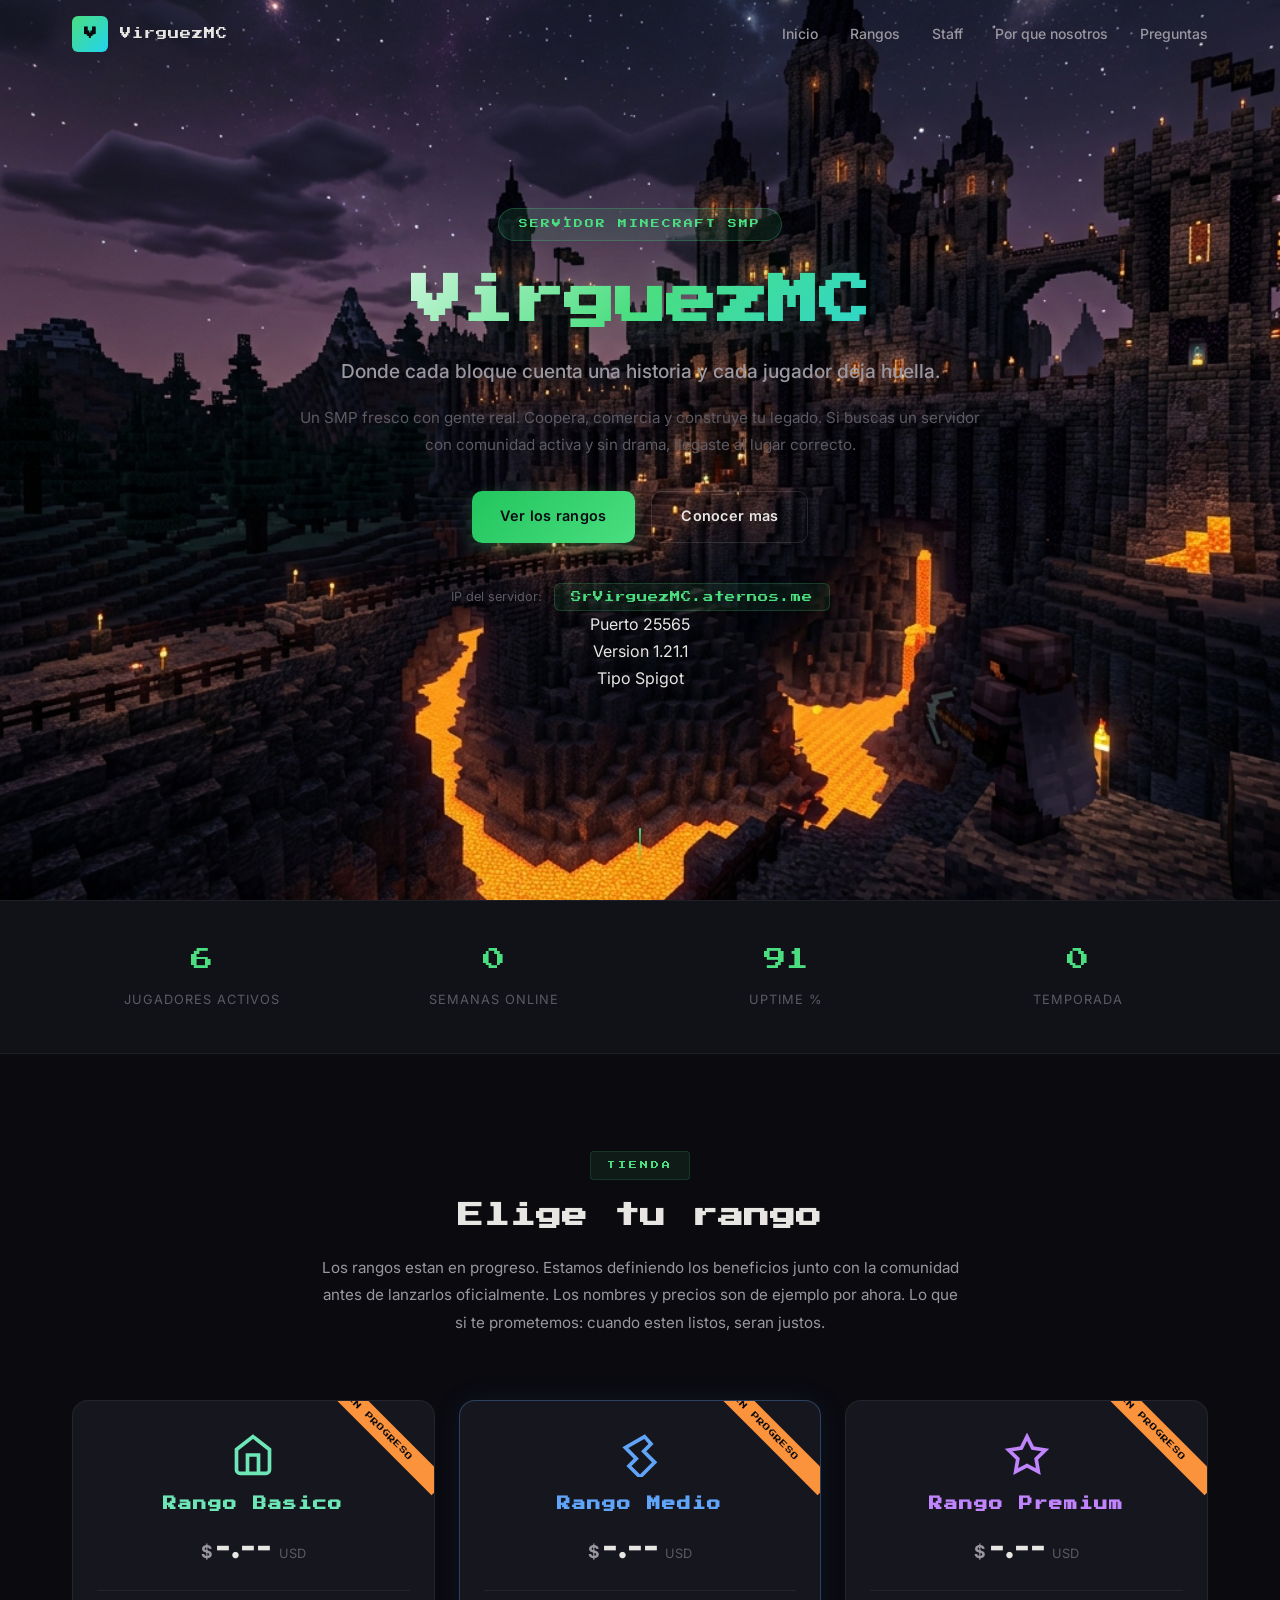
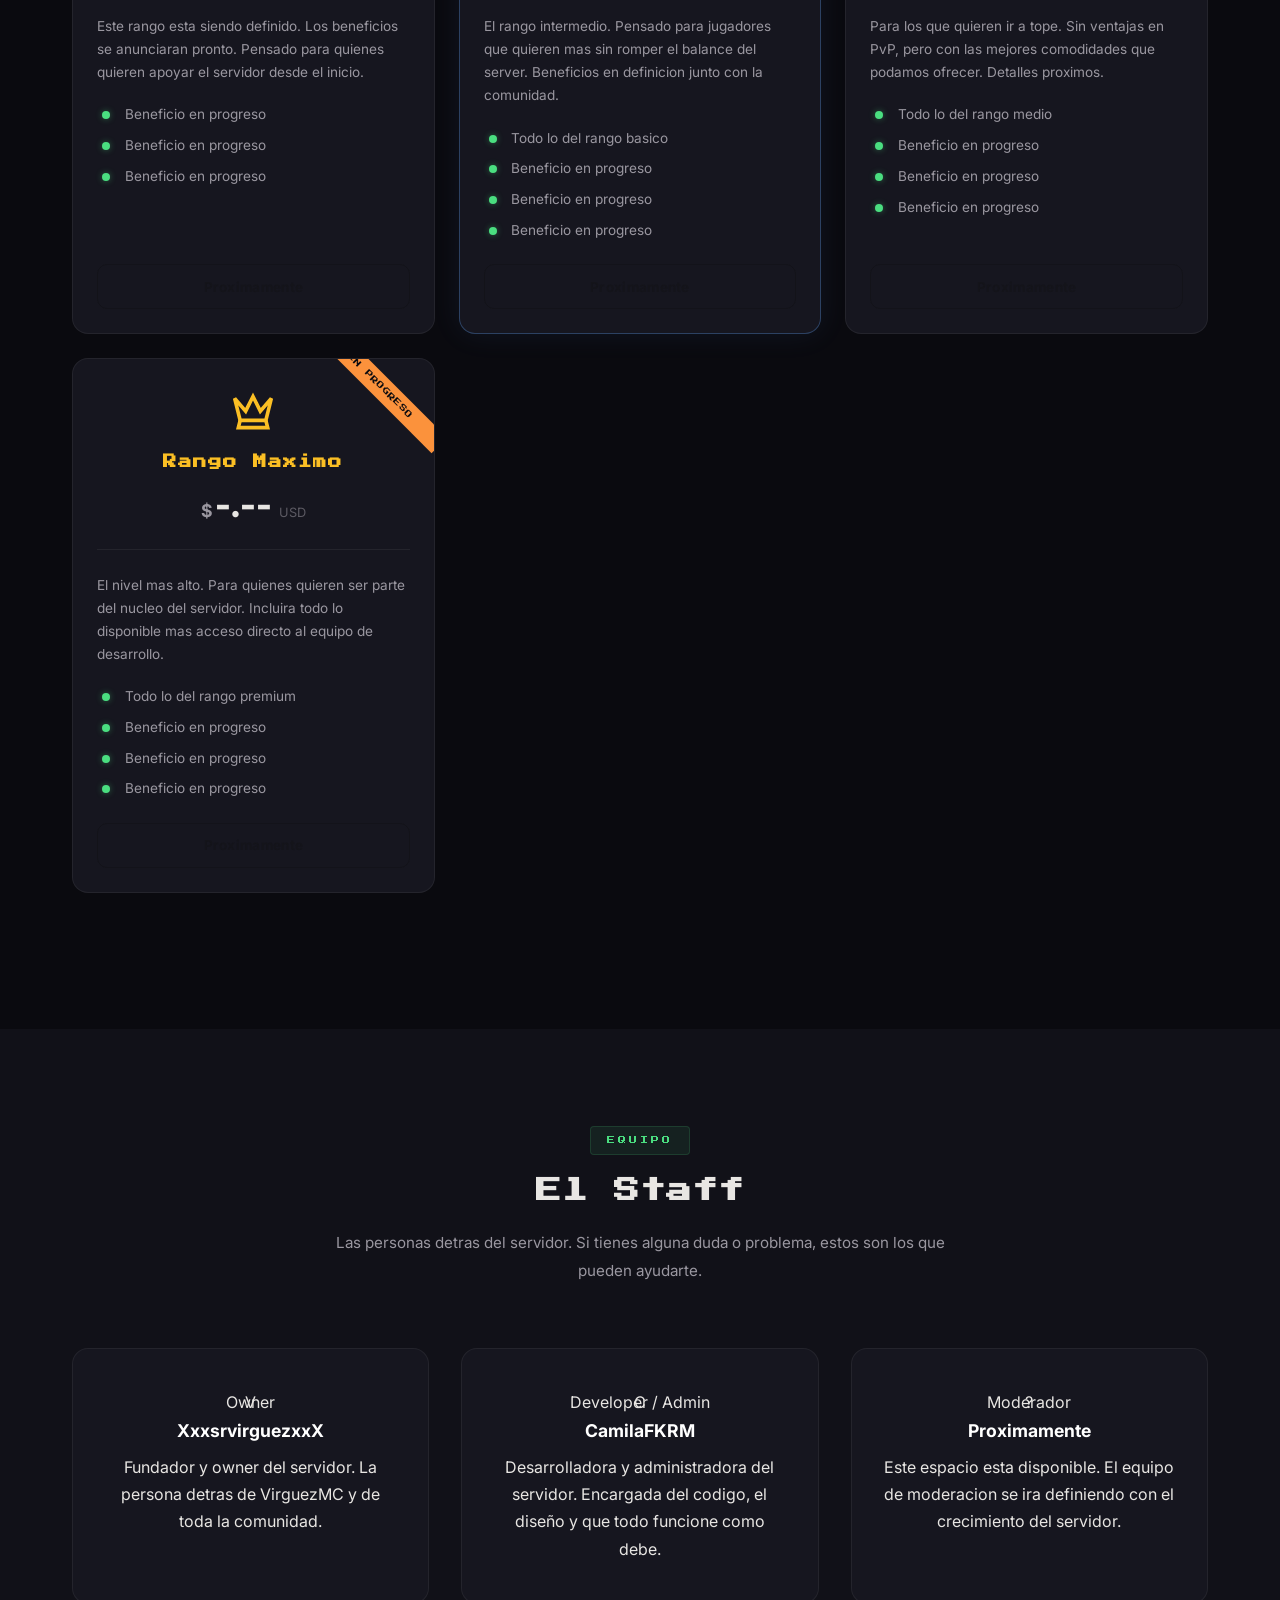
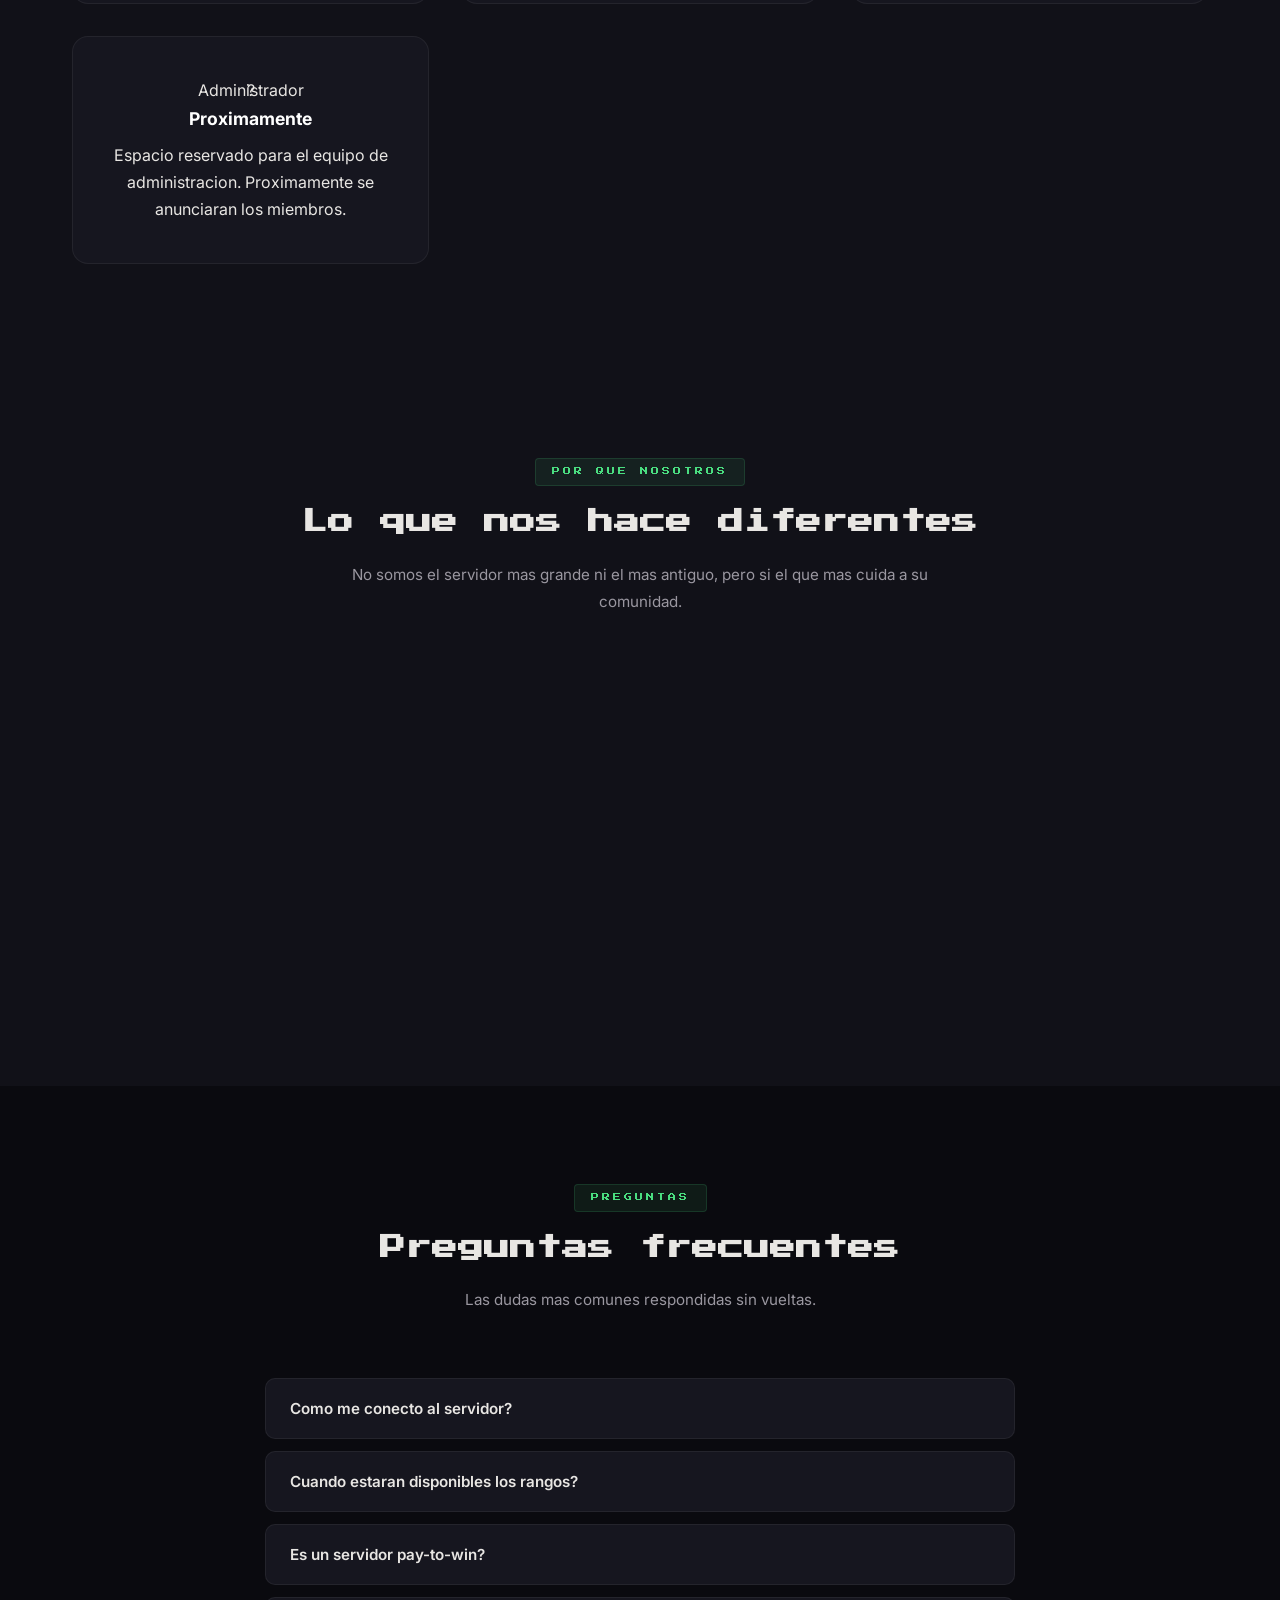
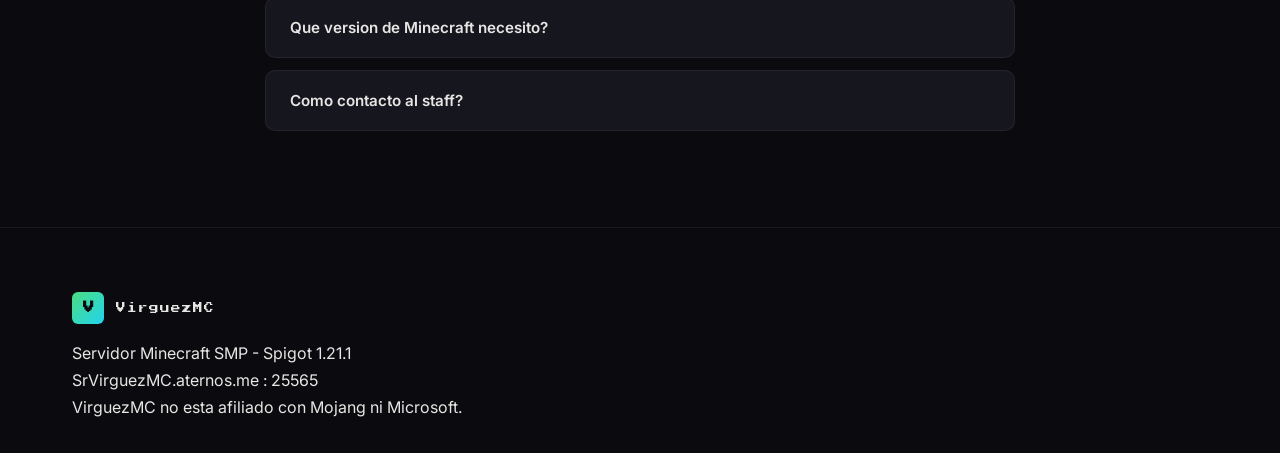
<file: index(4).html>
<!DOCTYPE html>
<html lang="es">
<head>
  <meta charset="UTF-8">
  <meta name="viewport" content="width=device-width, initial-scale=1.0">
  <title>VirguezMC - Tienda de Rangos | Servidor Minecraft SMP</title>
  <meta name="description" content="Consigue tu rango en VirguezMC, el servidor Minecraft SMP donde cada historia importa. Rangos exclusivos con beneficios reales.">
  <link rel="preconnect" href="https://fonts.googleapis.com">
  <link rel="preconnect" href="https://fonts.gstatic.com" crossorigin>
  <link href="https://fonts.googleapis.com/css2?family=Press+Start+2P&family=Inter:wght@400;500;600;700;800&display=swap" rel="stylesheet">
  <link rel="stylesheet" href="styles.css">
</head>
<body>


  <!-- Navigation -->
  <nav class="navbar" id="navbar">
    <div class="nav-container">
      <a href="#" class="nav-logo">
        <span class="logo-icon">V</span>
        <span class="logo-text">VirguezMC</span>
      </a>
      <ul class="nav-links" id="nav-links">
        <li><a href="#inicio">Inicio</a></li>
        <li><a href="#rangos">Rangos</a></li>
        <li><a href="#staff">Staff</a></li>
        <li><a href="#caracteristicas">Por que nosotros</a></li>
        <li><a href="#faq">Preguntas</a></li>
      </ul>
      <button class="nav-toggle" id="nav-toggle" aria-label="Abrir menu">
        <span></span><span></span><span></span>
      </button>
    </div>
  </nav>

  <!-- Hero Section -->
  <header class="hero" id="inicio">

    <div class="hero-content">
      <div class="hero-badge">Servidor Minecraft SMP</div>
      <h1 class="hero-title">VirguezMC</h1>
      <p class="hero-subtitle">Donde cada bloque cuenta una historia y cada jugador deja huella.</p>
      <p class="hero-description">
        Un SMP fresco con gente real. Coopera, comercia y construye tu legado.
        Si buscas un servidor con comunidad activa y sin drama, llegaste al lugar correcto.
      </p>
      <div class="hero-actions">
        <a href="#rangos" class="btn btn-primary">Ver los rangos</a>
        <a href="#caracteristicas" class="btn btn-outline">Conocer mas</a>
      </div>
      <div class="hero-ip">
        <span class="ip-label">IP del servidor:</span>
        <button class="ip-value" id="copy-ip" data-ip="SrVirguezMC.aternos.me">
          SrVirguezMC.aternos.me
          <span class="ip-copied" id="ip-copied">Copiada</span>
        </button>
      </div>
      <div class="hero-server-info">
        <div class="server-info-item">
          <span class="server-info-label">Puerto</span>
          <span class="server-info-value">25565</span>
        </div>
        <div class="server-info-divider"></div>
        <div class="server-info-item">
          <span class="server-info-label">Version</span>
          <span class="server-info-value">1.21.1</span>
        </div>
        <div class="server-info-divider"></div>
        <div class="server-info-item">
          <span class="server-info-label">Tipo</span>
          <span class="server-info-value">Spigot</span>
        </div>
      </div>
    </div>
    <div class="hero-scroll-indicator">
      <div class="scroll-line"></div>
    </div>
  </header>

  <!-- Stats bar -->
  <section class="stats-bar">
    <div class="stats-container">
      <div class="stat-item">
        <span class="stat-number" data-target="7">0</span>
        <span class="stat-label">Jugadores activos</span>
      </div>
      <div class="stat-item">
        <span class="stat-number" data-target="1">0</span>
        <span class="stat-label">Semanas online</span>
      </div>
      <div class="stat-item">
        <span class="stat-number" data-target="99">0</span>
        <span class="stat-label">Uptime %</span>
      </div>
      <div class="stat-item">
        <span class="stat-number" data-target="1">0</span>
        <span class="stat-label">Temporada</span>
      </div>
    </div>
  </section>

  <!-- Ranks Section -->
  <section class="ranks-section" id="rangos">
    <div class="section-container">
      <div class="section-header">
        <span class="section-tag">Tienda</span>
        <h2 class="section-title">Elige tu rango</h2>
        <p class="section-description">
          Los rangos estan en progreso. Estamos definiendo los beneficios junto con la comunidad
          antes de lanzarlos oficialmente. Los nombres y precios son de ejemplo por ahora.
          Lo que si te prometemos: cuando esten listos, seran justos.
        </p>
      </div>
      <div class="ranks-grid">

        <!-- Rank 1: Ejemplo -->
        <div class="rank-card" data-rank="rango1">
          <div class="rank-ribbon rank-ribbon--wip">En progreso</div>
          <div class="rank-header rank-header--aldeano">
            <div class="rank-icon">
              <svg viewBox="0 0 24 24" fill="none" stroke="currentColor" stroke-width="2">
                <path d="M3 9l9-7 9 7v11a2 2 0 01-2 2H5a2 2 0 01-2-2z"/>
                <polyline points="9 22 9 12 15 12 15 22"/>
              </svg>
            </div>
            <h3 class="rank-name">Rango Basico</h3>
            <div class="rank-price">
              <span class="price-currency">$</span>
              <span class="price-amount">-.--</span>
              <span class="price-period">USD</span>
            </div>
          </div>
          <div class="rank-body">
            <p class="rank-description">
              Este rango esta siendo definido. Los beneficios se anunciaran pronto.
              Pensado para quienes quieren apoyar el servidor desde el inicio.
            </p>
            <ul class="rank-features">
              <li><span class="feature-check"></span>Beneficio en progreso</li>
              <li><span class="feature-check"></span>Beneficio en progreso</li>
              <li><span class="feature-check"></span>Beneficio en progreso</li>
            </ul>
          </div>
          <div class="rank-footer">
            <button class="btn btn-rank btn-rank--wip" disabled>Proximamente</button>
          </div>
        </div>

        <!-- Rank 2: Ejemplo destacado -->
        <div class="rank-card rank-card--featured" data-rank="rango2">
          <div class="rank-ribbon rank-ribbon--wip">En progreso</div>
          <div class="rank-header rank-header--guerrero">
            <div class="rank-icon">
              <svg viewBox="0 0 24 24" fill="none" stroke="currentColor" stroke-width="2">
                <path d="M14.5 2L18 6l-4 4 6 6-8 8-6-6 4-4-6-6z"/>
              </svg>
            </div>
            <h3 class="rank-name">Rango Medio</h3>
            <div class="rank-price">
              <span class="price-currency">$</span>
              <span class="price-amount">-.--</span>
              <span class="price-period">USD</span>
            </div>
          </div>
          <div class="rank-body">
            <p class="rank-description">
              El rango intermedio. Pensado para jugadores que quieren mas sin romper el balance del server.
              Beneficios en definicion junto con la comunidad.
            </p>
            <ul class="rank-features">
              <li><span class="feature-check"></span>Todo lo del rango basico</li>
              <li><span class="feature-check"></span>Beneficio en progreso</li>
              <li><span class="feature-check"></span>Beneficio en progreso</li>
              <li><span class="feature-check"></span>Beneficio en progreso</li>
            </ul>
          </div>
          <div class="rank-footer">
            <button class="btn btn-rank btn-rank--wip" disabled>Proximamente</button>
          </div>
        </div>

        <!-- Rank 3: Ejemplo premium -->
        <div class="rank-card" data-rank="rango3">
          <div class="rank-ribbon rank-ribbon--wip">En progreso</div>
          <div class="rank-header rank-header--leyenda">
            <div class="rank-icon">
              <svg viewBox="0 0 24 24" fill="none" stroke="currentColor" stroke-width="2">
                <polygon points="12 2 15.09 8.26 22 9.27 17 14.14 18.18 21.02 12 17.77 5.82 21.02 7 14.14 2 9.27 8.91 8.26 12 2"/>
              </svg>
            </div>
            <h3 class="rank-name">Rango Premium</h3>
            <div class="rank-price">
              <span class="price-currency">$</span>
              <span class="price-amount">-.--</span>
              <span class="price-period">USD</span>
            </div>
          </div>
          <div class="rank-body">
            <p class="rank-description">
              Para los que quieren ir a tope. Sin ventajas en PvP, pero con las mejores comodidades
              que podamos ofrecer. Detalles proximos.
            </p>
            <ul class="rank-features">
              <li><span class="feature-check"></span>Todo lo del rango medio</li>
              <li><span class="feature-check"></span>Beneficio en progreso</li>
              <li><span class="feature-check"></span>Beneficio en progreso</li>
              <li><span class="feature-check"></span>Beneficio en progreso</li>
            </ul>
          </div>
          <div class="rank-footer">
            <button class="btn btn-rank btn-rank--wip" disabled>Proximamente</button>
          </div>
        </div>

        <!-- Rank 4: Ejemplo maximo -->
        <div class="rank-card" data-rank="rango4">
          <div class="rank-ribbon rank-ribbon--wip">En progreso</div>
          <div class="rank-header rank-header--titan">
            <div class="rank-icon">
              <svg viewBox="0 0 24 24" fill="none" stroke="currentColor" stroke-width="2">
                <path d="M2 4l3 12h14l3-12-6 7-4-8-4 8z"/>
                <path d="M5 16l-1 4h16l-1-4"/>
              </svg>
            </div>
            <h3 class="rank-name">Rango Maximo</h3>
            <div class="rank-price">
              <span class="price-currency">$</span>
              <span class="price-amount">-.--</span>
              <span class="price-period">USD</span>
            </div>
          </div>
          <div class="rank-body">
            <p class="rank-description">
              El nivel mas alto. Para quienes quieren ser parte del nucleo del servidor.
              Incluira todo lo disponible mas acceso directo al equipo de desarrollo.
            </p>
            <ul class="rank-features">
              <li><span class="feature-check"></span>Todo lo del rango premium</li>
              <li><span class="feature-check"></span>Beneficio en progreso</li>
              <li><span class="feature-check"></span>Beneficio en progreso</li>
              <li><span class="feature-check"></span>Beneficio en progreso</li>
            </ul>
          </div>
          <div class="rank-footer">
            <button class="btn btn-rank btn-rank--wip" disabled>Proximamente</button>
          </div>
        </div>

      </div>
    </div>
  </section>

  <!-- Staff Section -->
  <section class="staff-section" id="staff">
    <div class="section-container">
      <div class="section-header">
        <span class="section-tag">Equipo</span>
        <h2 class="section-title">El Staff</h2>
        <p class="section-description">
          Las personas detras del servidor. Si tienes alguna duda o problema, estos son los que pueden ayudarte.
        </p>
      </div>
      <div class="staff-grid">

        <!-- Owner -->
        <div class="staff-card staff-card--owner">
          <div class="staff-role-badge">Owner</div>
          <div class="staff-avatar">
            <div class="staff-avatar-inner">V</div>
          </div>
          <h3 class="staff-name">XxxsrvirguezxxX</h3>
          <p class="staff-description">
            Fundador y owner del servidor. La persona detras de VirguezMC y de toda la comunidad.
          </p>
        </div>

        <!-- Developer / Admin -->
        <div class="staff-card staff-card--admin">
          <div class="staff-role-badge">Developer / Admin</div>
          <div class="staff-avatar">
            <div class="staff-avatar-inner">C</div>
          </div>
          <h3 class="staff-name">CamilaFKRM</h3>
          <p class="staff-description">
            Desarrolladora y administradora del servidor. Encargada del codigo, el diseño y que todo funcione como debe.
          </p>
        </div>

        <!-- Moderador ejemplo -->
        <div class="staff-card staff-card--mod">
          <div class="staff-role-badge">Moderador</div>
          <div class="staff-avatar">
            <div class="staff-avatar-inner">?</div>
          </div>
          <h3 class="staff-name">Proximamente</h3>
          <p class="staff-description">
            Este espacio esta disponible. El equipo de moderacion se ira definiendo con el crecimiento del servidor.
          </p>
        </div>

        <!-- Admin ejemplo -->
        <div class="staff-card staff-card--admin">
          <div class="staff-role-badge">Administrador</div>
          <div class="staff-avatar">
            <div class="staff-avatar-inner">?</div>
          </div>
          <h3 class="staff-name">Proximamente</h3>
          <p class="staff-description">
            Espacio reservado para el equipo de administracion. Proximamente se anunciaran los miembros.
          </p>
        </div>

      </div>
    </div>
  </section>

  <!-- Features Section -->
  <section class="features-section" id="caracteristicas">
    <div class="section-container">
      <div class="section-header">
        <span class="section-tag">Por que nosotros</span>
        <h2 class="section-title">Lo que nos hace diferentes</h2>
        <p class="section-description">
          No somos el servidor mas grande ni el mas antiguo, pero si el que mas cuida a su comunidad.
        </p>
      </div>
      <div class="features-grid">
        <div class="feature-card">
          <div class="feature-icon">
            <svg viewBox="0 0 24 24" fill="none" stroke="currentColor" stroke-width="2">
              <path d="M17 21v-2a4 4 0 00-4-4H5a4 4 0 00-4 4v2"/>
              <circle cx="9" cy="7" r="4"/>
              <path d="M23 21v-2a4 4 0 00-3-3.87"/>
              <path d="M16 3.13a4 4 0 010 7.75"/>
            </svg>
          </div>
          <h3 class="feature-title">Comunidad real</h3>
          <p class="feature-description">
            Sin bots ni jugadores falsos. La gente que se conecta de verdad quiere jugar, no solo aparecer en el contador.
          </p>
        </div>
        <div class="feature-card">
          <div class="feature-icon">
            <svg viewBox="0 0 24 24" fill="none" stroke="currentColor" stroke-width="2">
              <rect x="2" y="3" width="20" height="14" rx="2" ry="2"/>
              <line x1="8" y1="21" x2="16" y2="21"/>
              <line x1="12" y1="17" x2="12" y2="21"/>
            </svg>
          </div>
          <h3 class="feature-title">Servidor estable</h3>
          <p class="feature-description">
            99% de uptime. El servidor esta online cuando lo necesitas, no cuando le da la gana.
          </p>
        </div>
        <div class="feature-card">
          <div class="feature-icon">
            <svg viewBox="0 0 24 24" fill="none" stroke="currentColor" stroke-width="2">
              <circle cx="12" cy="12" r="10"/>
              <polyline points="12 6 12 12 16 14"/>
            </svg>
          </div>
          <h3 class="feature-title">Sin pay-to-win</h3>
          <p class="feature-description">
            Los rangos son comodidades, no ventajas. El que mas juega, gana. No el que mas paga.
          </p>
        </div>
        <div class="feature-card">
          <div class="feature-icon">
            <svg viewBox="0 0 24 24" fill="none" stroke="currentColor" stroke-width="2">
              <path d="M12 22s8-4 8-10V5l-8-3-8 3v7c0 6 8 10 8 10z"/>
            </svg>
          </div>
          <h3 class="feature-title">Staff activo</h3>
          <p class="feature-description">
            El equipo esta presente. Si hay un problema, se atiende. No dejamos reportes sin respuesta.
          </p>
        </div>
      </div>
    </div>
  </section>

  <!-- FAQ Section -->
  <section class="faq-section" id="faq">
    <div class="section-container">
      <div class="section-header">
        <span class="section-tag">Preguntas</span>
        <h2 class="section-title">Preguntas frecuentes</h2>
        <p class="section-description">
          Las dudas mas comunes respondidas sin vueltas.
        </p>
      </div>
      <div class="faq-list">
        <div class="faq-item">
          <button class="faq-question" aria-expanded="false">
            Como me conecto al servidor?
            <span class="faq-icon"></span>
          </button>
          <div class="faq-answer">
            <p>Abre Minecraft Java Edition, ve a Multijugador, agrega un servidor con la IP <strong>SrVirguezMC.aternos.me</strong> y el puerto <strong>25565</strong>. Necesitas la version <strong>1.21.1</strong>.</p>
          </div>
        </div>
        <div class="faq-item">
          <button class="faq-question" aria-expanded="false">
            Cuando estaran disponibles los rangos?
            <span class="faq-icon"></span>
          </button>
          <div class="faq-answer">
            <p>Estamos definiendo los beneficios junto con la comunidad antes de lanzarlos. Queremos que sean justos y bien pensados, no apresurarnos. Lo anunciaremos en el Discord cuando esten listos.</p>
          </div>
        </div>
        <div class="faq-item">
          <button class="faq-question" aria-expanded="false">
            Es un servidor pay-to-win?
            <span class="faq-icon"></span>
          </button>
          <div class="faq-answer">
            <p>No. Los rangos ofrecen comodidades como homes adicionales, kits o cosmeticos, pero nunca ventajas en PvP ni items que rompan el balance del juego.</p>
          </div>
        </div>
        <div class="faq-item">
          <button class="faq-question" aria-expanded="false">
            Que version de Minecraft necesito?
            <span class="faq-icon"></span>
          </button>
          <div class="faq-answer">
            <p>El servidor corre en <strong>Spigot 1.21.1</strong>. Necesitas exactamente esa version para conectarte sin problemas.</p>
          </div>
        </div>
        <div class="faq-item">
          <button class="faq-question" aria-expanded="false">
            Como contacto al staff?
            <span class="faq-icon"></span>
          </button>
          <div class="faq-answer">
            <p>Puedes contactar al staff directamente en el servidor usando el chat, o por Discord. Respondemos lo antes posible.</p>
          </div>
        </div>
      </div>
    </div>
  </section>

  <!-- Footer -->
  <footer class="footer">
    <div class="footer-container">
      <div class="footer-logo">
        <span class="logo-icon">V</span>
        <span class="logo-text">VirguezMC</span>
      </div>
      <p class="footer-desc">Servidor Minecraft SMP - Spigot 1.21.1</p>
      <p class="footer-ip">SrVirguezMC.aternos.me : 25565</p>
      <p class="footer-copy">VirguezMC no esta afiliado con Mojang ni Microsoft.</p>
    </div>
  </footer>

  <script src="script.js"></script>
</body>
</html>
</file>
<file: styles.css>
/* ==========================================
   VirguezMC - CSS
   Minecraft SMP Store Theme
   ========================================== */

/* --- Reset & Base --- */
*,
*::before,
*::after {
  margin: 0;
  padding: 0;
  box-sizing: border-box;
}

:root {
  /* Minecraft-inspired palette */
  --bg-primary: #0a0a0f;
  --bg-secondary: #111118;
  --bg-card: #16161f;
  --bg-card-hover: #1c1c28;
  --bg-elevated: #1e1e2a;

  --text-primary: #e8e6e3;
  --text-secondary: #9a97a0;
  --text-muted: #5c5a63;

  --accent-green: #4ade80;
  --accent-green-dim: #22c55e;
  --accent-blue: #60a5fa;
  --accent-purple: #a78bfa;
  --accent-orange: #fb923c;
  --accent-red: #f87171;
  --accent-gold: #fbbf24;
  --accent-cyan: #22d3ee;

  /* Rank colors */
  --rank-aldeano: #6ee7b7;
  --rank-guerrero: #60a5fa;
  --rank-leyenda: #c084fc;
  --rank-titan: #fbbf24;

  /* Glow variants */
  --glow-green: 0 0 20px rgba(74, 222, 128, 0.3);
  --glow-blue: 0 0 20px rgba(96, 165, 250, 0.3);
  --glow-purple: 0 0 20px rgba(167, 139, 250, 0.3);
  --glow-gold: 0 0 20px rgba(251, 191, 36, 0.3);

  --border-subtle: rgba(255, 255, 255, 0.06);
  --border-hover: rgba(255, 255, 255, 0.12);

  --radius-sm: 6px;
  --radius-md: 10px;
  --radius-lg: 16px;
  --radius-xl: 24px;

  --font-pixel: 'Press Start 2P', monospace;
  --font-body: 'Inter', system-ui, -apple-system, sans-serif;

  --transition-fast: 0.2s ease;
  --transition-base: 0.35s cubic-bezier(0.4, 0, 0.2, 1);
  --transition-slow: 0.5s cubic-bezier(0.4, 0, 0.2, 1);
}

html {
  scroll-behavior: smooth;
  scrollbar-width: thin;
  scrollbar-color: #2a2a3a #0a0a0f;
}

body {
  font-family: var(--font-body);
  background-color: var(--bg-primary);
  color: var(--text-primary);
  line-height: 1.7;
  overflow-x: hidden;
  -webkit-font-smoothing: antialiased;
}

/* Scrollbar custom */
::-webkit-scrollbar {
  width: 8px;
}
::-webkit-scrollbar-track {
  background: var(--bg-primary);
}
::-webkit-scrollbar-thumb {
  background: #2a2a3a;
  border-radius: 4px;
}
::-webkit-scrollbar-thumb:hover {
  background: #3a3a4a;
}

a {
  text-decoration: none;
  color: inherit;
}

img {
  max-width: 100%;
  display: block;
}

/* --- Particles Canvas --- */
#particles-canvas {
  position: fixed;
  top: 0;
  left: 0;
  width: 100%;
  height: 100%;
  pointer-events: none;
  z-index: 0;
  opacity: 0.4;
}

/* --- Navbar --- */
.navbar {
  position: fixed;
  top: 0;
  left: 0;
  right: 0;
  z-index: 1000;
  padding: 1rem 0;
  transition: var(--transition-base);
  background: transparent;
}

.navbar.scrolled {
  background: rgba(10, 10, 15, 0.92);
  backdrop-filter: blur(20px);
  -webkit-backdrop-filter: blur(20px);
  border-bottom: 1px solid var(--border-subtle);
  padding: 0.7rem 0;
}

.nav-container {
  max-width: 1200px;
  margin: 0 auto;
  padding: 0 2rem;
  display: flex;
  align-items: center;
  justify-content: space-between;
}

.nav-logo {
  display: flex;
  align-items: center;
  gap: 0.75rem;
  font-family: var(--font-pixel);
  font-size: 0.7rem;
  color: var(--text-primary);
  transition: var(--transition-fast);
}

.logo-icon {
  display: flex;
  align-items: center;
  justify-content: center;
  width: 36px;
  height: 36px;
  background: linear-gradient(135deg, var(--accent-green), var(--accent-cyan));
  border-radius: var(--radius-sm);
  font-family: var(--font-pixel);
  font-size: 0.8rem;
  color: var(--bg-primary);
  font-weight: 800;
}

.logo-text {
  letter-spacing: 1px;
}

.nav-links {
  display: flex;
  align-items: center;
  gap: 2rem;
  list-style: none;
}

.nav-links a {
  font-size: 0.875rem;
  font-weight: 500;
  color: var(--text-secondary);
  transition: var(--transition-fast);
  position: relative;
  padding: 0.25rem 0;
}

.nav-links a::after {
  content: '';
  position: absolute;
  bottom: -2px;
  left: 0;
  width: 0;
  height: 2px;
  background: var(--accent-green);
  transition: var(--transition-base);
  border-radius: 1px;
}

.nav-links a:hover {
  color: var(--text-primary);
}

.nav-links a:hover::after {
  width: 100%;
}

.nav-toggle {
  display: none;
  flex-direction: column;
  gap: 5px;
  background: none;
  border: none;
  cursor: pointer;
  padding: 4px;
}

.nav-toggle span {
  display: block;
  width: 24px;
  height: 2px;
  background: var(--text-primary);
  border-radius: 2px;
  transition: var(--transition-fast);
}

/* --- Hero Section --- */
.hero {
  position: relative;
  min-height: 100vh;
  display: flex;
  align-items: center;
  justify-content: center;
  overflow: hidden;
  background: url('hero_bg.png') center/cover no-repeat;
  z-index: 1;
}

.hero-overlay {
  position: absolute;
  inset: 0;
  background: linear-gradient(
    180deg,
    rgba(10, 10, 15, 0.55) 0%,
    rgba(10, 10, 15, 0.75) 40%,
    rgba(10, 10, 15, 0.95) 100%
  );
  z-index: 1;
}

.hero-content {
  position: relative;
  z-index: 2;
  text-align: center;
  max-width: 750px;
  padding: 2rem;
  animation: heroFadeIn 1s ease-out;
}

@keyframes heroFadeIn {
  from {
    opacity: 0;
    transform: translateY(30px);
  }
  to {
    opacity: 1;
    transform: translateY(0);
  }
}

.hero-badge {
  display: inline-block;
  font-family: var(--font-pixel);
  font-size: 0.55rem;
  color: var(--accent-green);
  background: rgba(74, 222, 128, 0.1);
  border: 1px solid rgba(74, 222, 128, 0.25);
  padding: 0.5rem 1.25rem;
  border-radius: 50px;
  letter-spacing: 2px;
  text-transform: uppercase;
  margin-bottom: 1.75rem;
  animation: heroFadeIn 1s ease-out 0.2s both;
}

.hero-title {
  font-family: var(--font-pixel);
  font-size: clamp(1.8rem, 5vw, 3.2rem);
  line-height: 1.3;
  margin-bottom: 1.25rem;
  background: linear-gradient(135deg, #fff 0%, var(--accent-green) 50%, var(--accent-cyan) 100%);
  background-clip: text;
  -webkit-background-clip: text;
  -webkit-text-fill-color: transparent;
  animation: heroFadeIn 1s ease-out 0.35s both;
  filter: drop-shadow(0 0 30px rgba(74, 222, 128, 0.15));
}

.hero-subtitle {
  font-size: 1.2rem;
  color: var(--text-secondary);
  margin-bottom: 1rem;
  font-weight: 500;
  animation: heroFadeIn 1s ease-out 0.5s both;
}

.hero-description {
  font-size: 0.95rem;
  color: var(--text-muted);
  line-height: 1.8;
  margin-bottom: 2rem;
  animation: heroFadeIn 1s ease-out 0.6s both;
}

.hero-actions {
  display: flex;
  gap: 1rem;
  justify-content: center;
  flex-wrap: wrap;
  margin-bottom: 2.5rem;
  animation: heroFadeIn 1s ease-out 0.7s both;
}

.hero-ip {
  display: flex;
  align-items: center;
  justify-content: center;
  gap: 0.75rem;
  animation: heroFadeIn 1s ease-out 0.85s both;
}

.ip-label {
  font-size: 0.8rem;
  color: var(--text-muted);
}

.ip-value {
  position: relative;
  font-family: var(--font-pixel);
  font-size: 0.65rem;
  color: var(--accent-green);
  background: rgba(74, 222, 128, 0.08);
  border: 1px solid rgba(74, 222, 128, 0.2);
  padding: 0.5rem 1rem;
  border-radius: var(--radius-sm);
  cursor: pointer;
  transition: var(--transition-fast);
  letter-spacing: 1px;
}

.ip-value:hover {
  background: rgba(74, 222, 128, 0.15);
  border-color: rgba(74, 222, 128, 0.4);
}

.ip-copied {
  position: absolute;
  top: -30px;
  left: 50%;
  transform: translateX(-50%);
  font-family: var(--font-body);
  font-size: 0.7rem;
  background: var(--accent-green);
  color: var(--bg-primary);
  padding: 0.2rem 0.6rem;
  border-radius: 4px;
  opacity: 0;
  pointer-events: none;
  transition: var(--transition-fast);
}

.ip-copied.show {
  opacity: 1;
  top: -35px;
}

.hero-status {
  display: flex;
  justify-content: center;
  margin-top: 1rem;
  animation: heroFadeIn 1s ease-out 0.95s both;
}

.server-status-pill {
  display: inline-flex;
  align-items: center;
  gap: 8px;
  background: rgba(255, 255, 255, 0.02);
  border: 1px solid rgba(255, 255, 255, 0.05);
  padding: 0.5rem 1.25rem;
  border-radius: 50px;
  font-size: 0.8rem;
  font-weight: 500;
  color: var(--text-secondary);
  transition: all 0.3s ease;
}

.status-dot {
  width: 8px;
  height: 8px;
  border-radius: 50%;
  background: #fbbf24; /* yellow default for loading */
  box-shadow: 0 0 8px #fbbf24;
  transition: all 0.3s ease;
}

.status-text {
  font-family: var(--font-body);
}

.hero-scroll-indicator {
  position: absolute;
  bottom: 2rem;
  left: 50%;
  transform: translateX(-50%);
  z-index: 2;
}

.scroll-line {
  width: 2px;
  height: 40px;
  background: linear-gradient(180deg, var(--accent-green), transparent);
  border-radius: 2px;
  animation: scrollPulse 2s ease-in-out infinite;
}

@keyframes scrollPulse {
  0%, 100% { opacity: 0.3; transform: scaleY(0.6); }
  50% { opacity: 1; transform: scaleY(1); }
}

/* --- Buttons --- */
.btn {
  display: inline-flex;
  align-items: center;
  justify-content: center;
  font-family: var(--font-body);
  font-size: 0.9rem;
  font-weight: 600;
  padding: 0.8rem 1.8rem;
  border-radius: var(--radius-md);
  border: none;
  cursor: pointer;
  transition: var(--transition-base);
  letter-spacing: 0.3px;
}

.btn-primary {
  background: linear-gradient(135deg, var(--accent-green-dim), var(--accent-green));
  color: var(--bg-primary);
  box-shadow: 0 4px 15px rgba(74, 222, 128, 0.25);
}

.btn-primary:hover {
  transform: translateY(-2px);
  box-shadow: 0 8px 25px rgba(74, 222, 128, 0.35);
}

.btn-outline {
  background: transparent;
  color: var(--text-primary);
  border: 1px solid var(--border-hover);
}

.btn-outline:hover {
  background: rgba(255, 255, 255, 0.05);
  border-color: rgba(255, 255, 255, 0.2);
  transform: translateY(-2px);
}

.btn-lg {
  padding: 1rem 2.5rem;
  font-size: 1rem;
}

/* --- Stats Bar --- */
.stats-bar {
  position: relative;
  z-index: 2;
  background: var(--bg-secondary);
  border-top: 1px solid var(--border-subtle);
  border-bottom: 1px solid var(--border-subtle);
  padding: 2.5rem 0;
}

.stats-container {
  max-width: 1200px;
  margin: 0 auto;
  padding: 0 2rem;
  display: grid;
  grid-template-columns: repeat(4, 1fr);
  gap: 2rem;
}

.stat-item {
  text-align: center;
}

.stat-number {
  display: block;
  font-family: var(--font-pixel);
  font-size: 1.4rem;
  color: var(--accent-green);
  margin-bottom: 0.4rem;
}

.stat-label {
  font-size: 0.8rem;
  color: var(--text-muted);
  text-transform: uppercase;
  letter-spacing: 1px;
}

/* --- Section Shared --- */
.section-container {
  max-width: 1200px;
  margin: 0 auto;
  padding: 0 2rem;
}

.section-header {
  text-align: center;
  margin-bottom: 4rem;
}

.section-tag {
  display: inline-block;
  font-family: var(--font-pixel);
  font-size: 0.5rem;
  color: var(--accent-green);
  letter-spacing: 3px;
  text-transform: uppercase;
  margin-bottom: 1rem;
  background: rgba(74, 222, 128, 0.08);
  padding: 0.4rem 1rem;
  border-radius: 4px;
  border: 1px solid rgba(74, 222, 128, 0.15);
}

.section-title {
  font-family: var(--font-pixel);
  font-size: clamp(1.1rem, 3vw, 1.6rem);
  margin-bottom: 1.25rem;
  color: var(--text-primary);
  line-height: 1.5;
}

.section-description {
  max-width: 650px;
  margin: 0 auto;
  font-size: 0.95rem;
  color: var(--text-secondary);
  line-height: 1.8;
}

/* --- Ranks Section --- */
.ranks-section {
  position: relative;
  z-index: 2;
  padding: 6rem 0;
  background: var(--bg-primary);
}

.ranks-grid {
  display: grid;
  grid-template-columns: repeat(auto-fit, minmax(270px, 1fr));
  gap: 1.5rem;
  margin-bottom: 2.5rem;
}

.rank-card {
  position: relative;
  background: var(--bg-card);
  border: 1px solid var(--border-subtle);
  border-radius: var(--radius-lg);
  overflow: hidden;
  transition: var(--transition-base);
  display: flex;
  flex-direction: column;
  opacity: 0;
  transform: translateY(40px);
}

.rank-card.visible {
  opacity: 1;
  transform: translateY(0);
}

.rank-card:hover {
  border-color: var(--border-hover);
  transform: translateY(-6px);
  box-shadow: 0 20px 40px rgba(0, 0, 0, 0.3);
}

.rank-card.visible:hover {
  transform: translateY(-6px);
}

.rank-card--featured {
  border-color: rgba(96, 165, 250, 0.3);
  box-shadow: 0 0 30px rgba(96, 165, 250, 0.08);
}

.rank-card--featured:hover {
  border-color: rgba(96, 165, 250, 0.5);
  box-shadow: 0 20px 40px rgba(96, 165, 250, 0.12);
}

/* Rank ribbons */
.rank-ribbon {
  position: absolute;
  top: 16px;
  right: -30px;
  font-family: var(--font-pixel);
  font-size: 0.45rem;
  color: var(--bg-primary);
  background: var(--accent-orange);
  padding: 0.3rem 2.5rem;
  transform: rotate(45deg);
  letter-spacing: 1px;
  z-index: 5;
  text-transform: uppercase;
}

.rank-ribbon--popular {
  background: linear-gradient(135deg, var(--accent-blue), var(--accent-purple));
  color: #fff;
}

/* Rank headers */
.rank-header {
  padding: 2rem 1.5rem 1.5rem;
  text-align: center;
  position: relative;
}

.rank-header::after {
  content: '';
  position: absolute;
  bottom: 0;
  left: 1.5rem;
  right: 1.5rem;
  height: 1px;
  background: var(--border-subtle);
}

.rank-header--aldeano .rank-icon { color: var(--rank-aldeano); }
.rank-header--guerrero .rank-icon { color: var(--rank-guerrero); }
.rank-header--leyenda .rank-icon { color: var(--rank-leyenda); }
.rank-header--titan .rank-icon { color: var(--rank-titan); }

.rank-icon {
  width: 44px;
  height: 44px;
  margin: 0 auto 1rem;
}

.rank-icon svg {
  width: 100%;
  height: 100%;
}

.rank-name {
  font-family: var(--font-pixel);
  font-size: 0.85rem;
  margin-bottom: 0.75rem;
  letter-spacing: 1px;
}

.rank-header--aldeano .rank-name { color: var(--rank-aldeano); }
.rank-header--guerrero .rank-name { color: var(--rank-guerrero); }
.rank-header--leyenda .rank-name { color: var(--rank-leyenda); }
.rank-header--titan .rank-name { color: var(--rank-titan); }

.rank-price {
  display: flex;
  align-items: baseline;
  justify-content: center;
  gap: 0.15rem;
}

.price-currency {
  font-size: 1.1rem;
  font-weight: 700;
  color: var(--text-secondary);
}

.price-amount {
  font-size: 2.2rem;
  font-weight: 800;
  line-height: 1;
}

.price-period {
  font-size: 0.8rem;
  color: var(--text-muted);
  margin-left: 0.25rem;
}

/* Rank body */
.rank-body {
  padding: 1.5rem;
  flex: 1;
}

.rank-description {
  font-size: 0.85rem;
  color: var(--text-secondary);
  line-height: 1.7;
  margin-bottom: 1.25rem;
}

.rank-features {
  list-style: none;
  display: flex;
  flex-direction: column;
  gap: 0.65rem;
}

.rank-features li {
  display: flex;
  align-items: flex-start;
  gap: 0.6rem;
  font-size: 0.85rem;
  color: var(--text-secondary);
  line-height: 1.5;
}

.feature-check {
  flex-shrink: 0;
  width: 18px;
  height: 18px;
  border-radius: 50%;
  display: flex;
  align-items: center;
  justify-content: center;
  margin-top: 2px;
  position: relative;
}

.feature-check::before {
  content: '';
  width: 8px;
  height: 8px;
  border-radius: 50%;
  background: var(--accent-green);
  box-shadow: 0 0 6px rgba(74, 222, 128, 0.4);
}

[data-rank="aldeano"] .feature-check::before { background: var(--rank-aldeano); box-shadow: 0 0 6px rgba(110, 231, 183, 0.4); }
[data-rank="guerrero"] .feature-check::before { background: var(--rank-guerrero); box-shadow: 0 0 6px rgba(96, 165, 250, 0.4); }
[data-rank="leyenda"] .feature-check::before { background: var(--rank-leyenda); box-shadow: 0 0 6px rgba(192, 132, 252, 0.4); }
[data-rank="titan"] .feature-check::before { background: var(--rank-titan); box-shadow: 0 0 6px rgba(251, 191, 36, 0.4); }

/* Rank footer */
.rank-footer {
  padding: 0 1.5rem 1.5rem;
}

.btn-rank {
  width: 100%;
  padding: 0.85rem 1.5rem;
  font-size: 0.85rem;
  font-weight: 700;
  border-radius: var(--radius-md);
  border: 1px solid;
  background: transparent;
  cursor: pointer;
  transition: var(--transition-base);
}

.btn-rank--aldeano {
  color: var(--rank-aldeano);
  border-color: rgba(110, 231, 183, 0.3);
}
.btn-rank--aldeano:hover {
  background: rgba(110, 231, 183, 0.1);
  border-color: var(--rank-aldeano);
  box-shadow: var(--glow-green);
  transform: translateY(-2px);
}

.btn-rank--guerrero {
  color: #fff;
  border-color: transparent;
  background: linear-gradient(135deg, var(--rank-guerrero), var(--accent-purple));
  box-shadow: 0 4px 15px rgba(96, 165, 250, 0.25);
}
.btn-rank--guerrero:hover {
  box-shadow: 0 8px 25px rgba(96, 165, 250, 0.4);
  transform: translateY(-2px);
}

.btn-rank--leyenda {
  color: var(--rank-leyenda);
  border-color: rgba(192, 132, 252, 0.3);
}
.btn-rank--leyenda:hover {
  background: rgba(192, 132, 252, 0.1);
  border-color: var(--rank-leyenda);
  box-shadow: var(--glow-purple);
  transform: translateY(-2px);
}

.btn-rank--titan {
  color: var(--rank-titan);
  border-color: rgba(251, 191, 36, 0.3);
}
.btn-rank--titan:hover {
  background: rgba(251, 191, 36, 0.1);
  border-color: var(--rank-titan);
  box-shadow: var(--glow-gold);
  transform: translateY(-2px);
}

.ranks-disclaimer {
  text-align: center;
  font-size: 0.8rem;
  color: var(--text-muted);
  max-width: 700px;
  margin: 0 auto;
  line-height: 1.8;
  padding: 1.5rem;
  background: rgba(251, 191, 36, 0.04);
  border: 1px solid rgba(251, 191, 36, 0.1);
  border-radius: var(--radius-md);
}

/* --- Features Section --- */
.features-section {
  position: relative;
  z-index: 2;
  padding: 6rem 0;
  background: var(--bg-secondary);
}

.features-grid {
  display: grid;
  grid-template-columns: repeat(auto-fit, minmax(260px, 1fr));
  gap: 1.5rem;
}

.feature-card {
  background: var(--bg-card);
  border: 1px solid var(--border-subtle);
  border-radius: var(--radius-lg);
  padding: 2rem;
  transition: var(--transition-base);
  opacity: 0;
  transform: translateY(30px);
}

.feature-card.visible {
  opacity: 1;
  transform: translateY(0);
}

.feature-card:hover {
  border-color: var(--border-hover);
  transform: translateY(-4px);
  background: var(--bg-card-hover);
}

.feature-card.visible:hover {
  transform: translateY(-4px);
}

.feature-icon {
  width: 48px;
  height: 48px;
  border-radius: var(--radius-md);
  display: flex;
  align-items: center;
  justify-content: center;
  margin-bottom: 1.25rem;
}

.feature-icon svg {
  width: 24px;
  height: 24px;
}

.feature-icon--green {
  background: rgba(74, 222, 128, 0.1);
  color: var(--accent-green);
}
.feature-icon--blue {
  background: rgba(96, 165, 250, 0.1);
  color: var(--accent-blue);
}
.feature-icon--purple {
  background: rgba(167, 139, 250, 0.1);
  color: var(--accent-purple);
}
.feature-icon--orange {
  background: rgba(251, 146, 60, 0.1);
  color: var(--accent-orange);
}

.feature-title {
  font-size: 1.05rem;
  font-weight: 700;
  margin-bottom: 0.75rem;
  color: var(--text-primary);
}

.feature-text {
  font-size: 0.875rem;
  color: var(--text-secondary);
  line-height: 1.8;
}

/* --- FAQ Section --- */
.faq-section {
  position: relative;
  z-index: 2;
  padding: 6rem 0;
  background: var(--bg-primary);
}

.faq-list {
  max-width: 750px;
  margin: 0 auto;
  display: flex;
  flex-direction: column;
  gap: 0.75rem;
}

.faq-item {
  background: var(--bg-card);
  border: 1px solid var(--border-subtle);
  border-radius: var(--radius-md);
  overflow: hidden;
  transition: var(--transition-fast);
}

.faq-item:hover {
  border-color: var(--border-hover);
}

.faq-item.active {
  border-color: rgba(74, 222, 128, 0.2);
}

.faq-question {
  width: 100%;
  display: flex;
  align-items: center;
  justify-content: space-between;
  padding: 1.25rem 1.5rem;
  background: none;
  border: none;
  color: var(--text-primary);
  font-family: var(--font-body);
  font-size: 0.95rem;
  font-weight: 600;
  cursor: pointer;
  text-align: left;
  gap: 1rem;
  transition: var(--transition-fast);
}

.faq-question:hover {
  color: var(--accent-green);
}

.faq-toggle {
  flex-shrink: 0;
  width: 24px;
  height: 24px;
  border-radius: 50%;
  background: rgba(255, 255, 255, 0.05);
  position: relative;
  transition: var(--transition-base);
}

.faq-toggle::before,
.faq-toggle::after {
  content: '';
  position: absolute;
  background: var(--text-secondary);
  border-radius: 1px;
  transition: var(--transition-base);
}

.faq-toggle::before {
  width: 10px;
  height: 2px;
  top: 50%;
  left: 50%;
  transform: translate(-50%, -50%);
}

.faq-toggle::after {
  width: 2px;
  height: 10px;
  top: 50%;
  left: 50%;
  transform: translate(-50%, -50%);
}

.faq-item.active .faq-toggle {
  background: rgba(74, 222, 128, 0.1);
}

.faq-item.active .faq-toggle::before {
  background: var(--accent-green);
}

.faq-item.active .faq-toggle::after {
  background: var(--accent-green);
  transform: translate(-50%, -50%) rotate(90deg);
  opacity: 0;
}

.faq-answer {
  max-height: 0;
  overflow: hidden;
  transition: max-height 0.4s cubic-bezier(0.4, 0, 0.2, 1);
}

.faq-answer p {
  padding: 0 1.5rem 1.25rem;
  font-size: 0.9rem;
  color: var(--text-secondary);
  line-height: 1.8;
}

/* --- CTA Section --- */
.cta-section {
  position: relative;
  z-index: 2;
  padding: 6rem 0;
  background: var(--bg-secondary);
  text-align: center;
  overflow: hidden;
}

.cta-section::before {
  content: '';
  position: absolute;
  top: 50%;
  left: 50%;
  width: 600px;
  height: 600px;
  background: radial-gradient(circle, rgba(74, 222, 128, 0.06), transparent 70%);
  transform: translate(-50%, -50%);
  pointer-events: none;
}

.cta-container {
  max-width: 600px;
  margin: 0 auto;
  padding: 0 2rem;
  position: relative;
}

.cta-title {
  font-family: var(--font-pixel);
  font-size: clamp(1.1rem, 3vw, 1.6rem);
  margin-bottom: 1.25rem;
  background: linear-gradient(135deg, #fff, var(--accent-green));
  background-clip: text;
  -webkit-background-clip: text;
  -webkit-text-fill-color: transparent;
}

.cta-text {
  font-size: 0.95rem;
  color: var(--text-secondary);
  line-height: 1.8;
  margin-bottom: 2rem;
}

.cta-actions {
  margin-bottom: 2rem;
}

.cta-ip {
  font-family: var(--font-pixel);
  font-size: 0.6rem;
  color: var(--text-muted);
  letter-spacing: 2px;
}

/* --- Footer --- */
.footer {
  position: relative;
  z-index: 2;
  background: var(--bg-primary);
  border-top: 1px solid var(--border-subtle);
  padding: 4rem 0 2rem;
}

.footer-container {
  max-width: 1200px;
  margin: 0 auto;
  padding: 0 2rem;
}

.footer-grid {
  display: grid;
  grid-template-columns: 2fr 1fr 1fr 1fr;
  gap: 3rem;
  margin-bottom: 3rem;
}

.footer-logo {
  display: flex;
  align-items: center;
  gap: 0.75rem;
  margin-bottom: 1rem;
}

.footer-logo .logo-icon {
  width: 32px;
  height: 32px;
  font-size: 0.7rem;
}

.footer-logo .logo-text {
  font-family: var(--font-pixel);
  font-size: 0.6rem;
  letter-spacing: 1px;
}

.footer-tagline {
  font-size: 0.85rem;
  color: var(--text-muted);
  line-height: 1.7;
}

.footer-links-group h4 {
  font-size: 0.8rem;
  font-weight: 700;
  color: var(--text-primary);
  margin-bottom: 1rem;
  text-transform: uppercase;
  letter-spacing: 1px;
}

.footer-links-group ul {
  list-style: none;
  display: flex;
  flex-direction: column;
  gap: 0.6rem;
}

.footer-links-group a {
  font-size: 0.85rem;
  color: var(--text-muted);
  transition: var(--transition-fast);
}

.footer-links-group a:hover {
  color: var(--accent-green);
}

.footer-bottom {
  border-top: 1px solid var(--border-subtle);
  padding-top: 1.5rem;
  text-align: center;
}

.footer-bottom p {
  font-size: 0.75rem;
  color: var(--text-muted);
  line-height: 1.6;
}

/* --- Responsive --- */
@media (max-width: 992px) {
  .footer-grid {
    grid-template-columns: 1fr 1fr;
    gap: 2rem;
  }
  .stats-container {
    grid-template-columns: repeat(2, 1fr);
  }
}

@media (max-width: 768px) {
  .nav-links {
    display: none;
    position: absolute;
    top: 100%;
    left: 0;
    right: 0;
    background: rgba(10, 10, 15, 0.97);
    backdrop-filter: blur(20px);
    flex-direction: column;
    padding: 1.5rem 2rem;
    gap: 1rem;
    border-bottom: 1px solid var(--border-subtle);
  }

  .nav-links.open {
    display: flex;
  }

  .nav-toggle {
    display: flex;
  }

  .hero-title {
    font-size: clamp(1.4rem, 6vw, 2rem);
  }

  .ranks-grid {
    grid-template-columns: 1fr;
    max-width: 400px;
    margin-left: auto;
    margin-right: auto;
  }

  .features-grid {
    grid-template-columns: 1fr;
  }

  .footer-grid {
    grid-template-columns: 1fr;
    gap: 2rem;
  }

  .stats-container {
    grid-template-columns: repeat(2, 1fr);
    gap: 1.5rem;
  }
}

@media (max-width: 480px) {
  .hero-content {
    padding: 1rem;
  }

  .section-container {
    padding: 0 1.25rem;
  }

  .hero-actions {
    flex-direction: column;
    align-items: center;
  }

  .hero-ip {
    flex-direction: column;
    gap: 0.5rem;
  }
}

/* Reduced motion */
@media (prefers-reduced-motion: reduce) {
  *,
  *::before,
  *::after {
    animation-duration: 0.01ms !important;
    transition-duration: 0.01ms !important;
  }

  .rank-card,
  .feature-card {
    opacity: 1;
    transform: none;
  }
}

/* --- Shop In Progress Banner --- */
.shop-in-progress {
  background: var(--bg-card);
  border: 1px solid var(--border-subtle);
  border-radius: var(--radius-lg);
  padding: 3.5rem 2.5rem;
  max-width: 650px;
  margin: 2.5rem auto 0 auto;
  text-align: center;
  box-shadow: var(--card-shadow);
  display: flex;
  flex-direction: column;
  align-items: center;
  gap: 1.5rem;
  backdrop-filter: blur(10px);
  -webkit-backdrop-filter: blur(10px);
}

.sip-icon {
  width: 72px;
  height: 72px;
  background: rgba(74, 222, 128, 0.1);
  border: 1.5px solid rgba(74, 222, 128, 0.3);
  border-radius: 50%;
  display: flex;
  align-items: center;
  justify-content: center;
  color: var(--accent-green);
  animation: pulseGreen 2s infinite alternate;
}

.sip-icon svg {
  width: 36px;
  height: 36px;
}

.sip-title {
  font-family: var(--font-pixel);
  font-size: 1.25rem;
  color: #fff;
  letter-spacing: -0.5px;
  text-transform: uppercase;
}

.sip-text {
  font-size: 0.95rem;
  color: var(--text-secondary);
  line-height: 1.7;
}

.sip-progress-bar {
  width: 100%;
  height: 8px;
  background: rgba(255, 255, 255, 0.05);
  border-radius: 4px;
  overflow: hidden;
  position: relative;
  margin-top: 0.5rem;
}

.sip-progress-fill {
  height: 100%;
  width: 65%;
  background: linear-gradient(to right, var(--accent-blue), var(--accent-cyan));
  border-radius: 4px;
  animation: progressPulse 2.5s infinite alternate ease-in-out;
}

.sip-status {
  font-size: 0.8rem;
  color: var(--text-muted);
  font-weight: 600;
  letter-spacing: 0.5px;
}

@keyframes progressPulse {
  0% { opacity: 0.8; width: 60%; }
  100% { opacity: 1; width: 75%; }
}

@keyframes pulseGreen {
  0% { transform: scale(1); box-shadow: 0 0 0 0 rgba(74, 222, 128, 0.4); }
  100% { transform: scale(1.05); box-shadow: 0 0 15px 5px rgba(74, 222, 128, 0.2); }
}

/* --- Staff Section --- */
.staff-section {
  position: relative;
  z-index: 2;
  padding: 6rem 0;
  background: var(--bg-secondary);
}

.staff-grid {
  display: grid;
  grid-template-columns: repeat(auto-fit, minmax(280px, 1fr));
  gap: 2rem;
  margin-top: 3rem;
}

.staff-card {
  background: var(--bg-card);
  border: 1px solid var(--border-subtle);
  border-radius: var(--radius-lg);
  padding: 2.5rem 2rem;
  text-align: center;
  transition: var(--transition-base);
  display: flex;
  flex-direction: column;
  align-items: center;
  position: relative;
  overflow: hidden;
  opacity: 0;
  transform: translateY(30px);
}

.staff-card.visible {
  opacity: 1;
  transform: translateY(0);
}

.staff-card:hover {
  transform: translateY(-5px);
}

.staff-avatar-wrapper {
  position: relative;
  width: 100px;
  height: 120px;
  margin-bottom: 1.5rem;
  border-radius: var(--radius-md);
  padding: 8px;
  background: rgba(255, 255, 255, 0.02);
  border: 1px solid rgba(255, 255, 255, 0.05);
  display: flex;
  align-items: center;
  justify-content: center;
  overflow: hidden;
}

.staff-avatar {
  position: absolute;
  transition: all 0.4s cubic-bezier(0.4, 0, 0.2, 1);
  image-rendering: pixelated; /* Perfect for Minecraft skin head! */
  /* Identity transformations to establish stacking context and prevent shifts */
  translate: 0px 0px;
  scale: 1;
  rotate: 0deg;
}

.staff-avatar--2d {
  width: 72px;
  height: 72px;
  opacity: 1;
  scale: 1;
  translate: 0px 0px;
  z-index: 2;
}

.staff-avatar--3d {
  width: auto;
  height: 104px;
  opacity: 0;
  scale: 0.7;
  translate: 0px 20px;
  z-index: 1;
}

.staff-card:hover .staff-avatar--2d {
  opacity: 0;
  scale: 0.6;
  translate: 0px -20px;
}

.staff-card:hover .staff-avatar--3d {
  opacity: 1;
  scale: 1;
  translate: 0px 0px;
}

.staff-name {
  font-family: var(--font-body);
  font-size: 1.1rem;
  font-weight: 700;
  color: #fff;
  margin-bottom: 0.5rem;
}

.staff-role {
  font-family: var(--font-pixel);
  font-size: 0.55rem;
  padding: 0.4rem 1rem;
  border-radius: 50px;
  letter-spacing: 1.5px;
  text-transform: uppercase;
  margin-bottom: 1.25rem;
}

/* Custom Role Colors & Neon Glows */
.staff-card[data-role="owner"] {
  border-color: rgba(239, 68, 68, 0.15);
}
.staff-card[data-role="owner"]:hover {
  border-color: rgba(239, 68, 68, 0.4);
  box-shadow: 0 15px 35px rgba(239, 68, 68, 0.12);
}
.staff-role--owner {
  background: rgba(239, 68, 68, 0.1);
  border: 1px solid rgba(239, 68, 68, 0.3);
  color: #f87171;
}

.staff-card[data-role="admin"] {
  border-color: rgba(59, 130, 246, 0.15);
}
.staff-card[data-role="admin"]:hover {
  border-color: rgba(59, 130, 246, 0.4);
  box-shadow: 0 15px 35px rgba(59, 130, 246, 0.12);
}
.staff-role--admin {
  background: rgba(59, 130, 246, 0.1);
  border: 1px solid rgba(59, 130, 246, 0.3);
  color: #60a5fa;
}

.staff-card[data-role="developer"] {
  border-color: rgba(6, 182, 212, 0.15);
}
.staff-card[data-role="developer"]:hover {
  border-color: rgba(6, 182, 212, 0.4);
  box-shadow: 0 15px 35px rgba(6, 182, 212, 0.12);
}
.staff-role--developer {
  background: rgba(6, 182, 212, 0.1);
  border: 1px solid rgba(6, 182, 212, 0.3);
  color: #22d3ee;
}

.staff-bio {
  font-size: 0.85rem;
  color: var(--text-secondary);
  line-height: 1.6;
}

/* --- Rules Section --- */
.rules-section {
  position: relative;
  z-index: 2;
  padding: 6rem 0;
  background: var(--bg-primary); /* Alt background to create alternating sections */
}

.rules-grid {
  display: grid;
  grid-template-columns: repeat(auto-fit, minmax(250px, 1fr));
  gap: 2rem;
  margin-top: 3.5rem;
}

.rule-card {
  background: var(--bg-card);
  border: 1px solid var(--border-subtle);
  border-radius: var(--radius-lg);
  padding: 2.5rem 2rem;
  position: relative;
  transition: var(--transition-base);
  opacity: 0;
  transform: translateY(30px);
  overflow: hidden;
}

.rule-card.visible {
  opacity: 1;
  transform: translateY(0);
}

.rule-card:hover {
  transform: translateY(-5px);
  border-color: rgba(74, 222, 128, 0.3); /* green accent glow */
  box-shadow: 0 10px 30px rgba(74, 222, 128, 0.05);
}

.rule-num {
  font-family: var(--font-pixel);
  font-size: 1.5rem;
  color: var(--accent-green);
  opacity: 0.15;
  position: absolute;
  top: 1.5rem;
  right: 1.5rem;
  transition: var(--transition-fast);
}

.rule-card:hover .rule-num {
  opacity: 0.6;
  transform: scale(1.1);
}

.rule-title {
  font-size: 1.15rem;
  font-weight: 700;
  color: #fff;
  margin-bottom: 1rem;
  position: relative;
}

.rule-text {
  font-size: 0.85rem;
  color: var(--text-secondary);
  line-height: 1.6;
}
</file>
